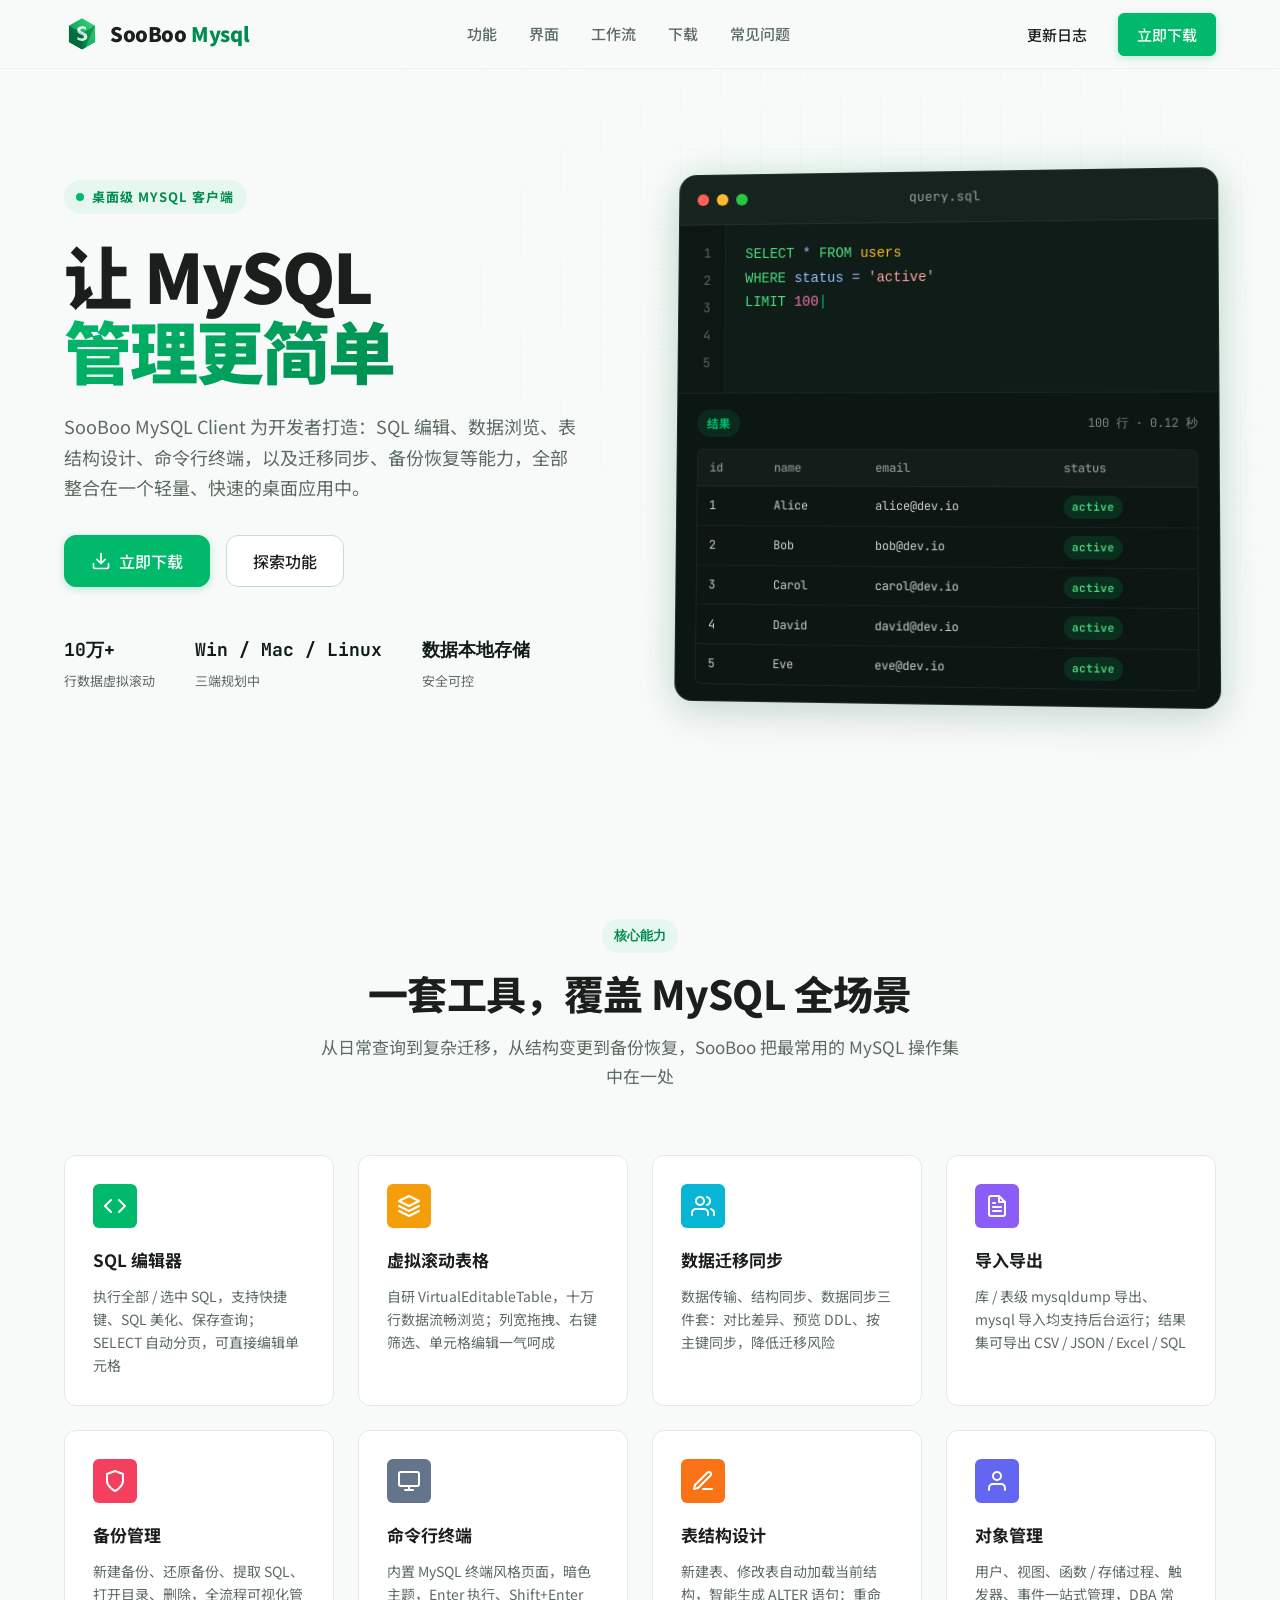
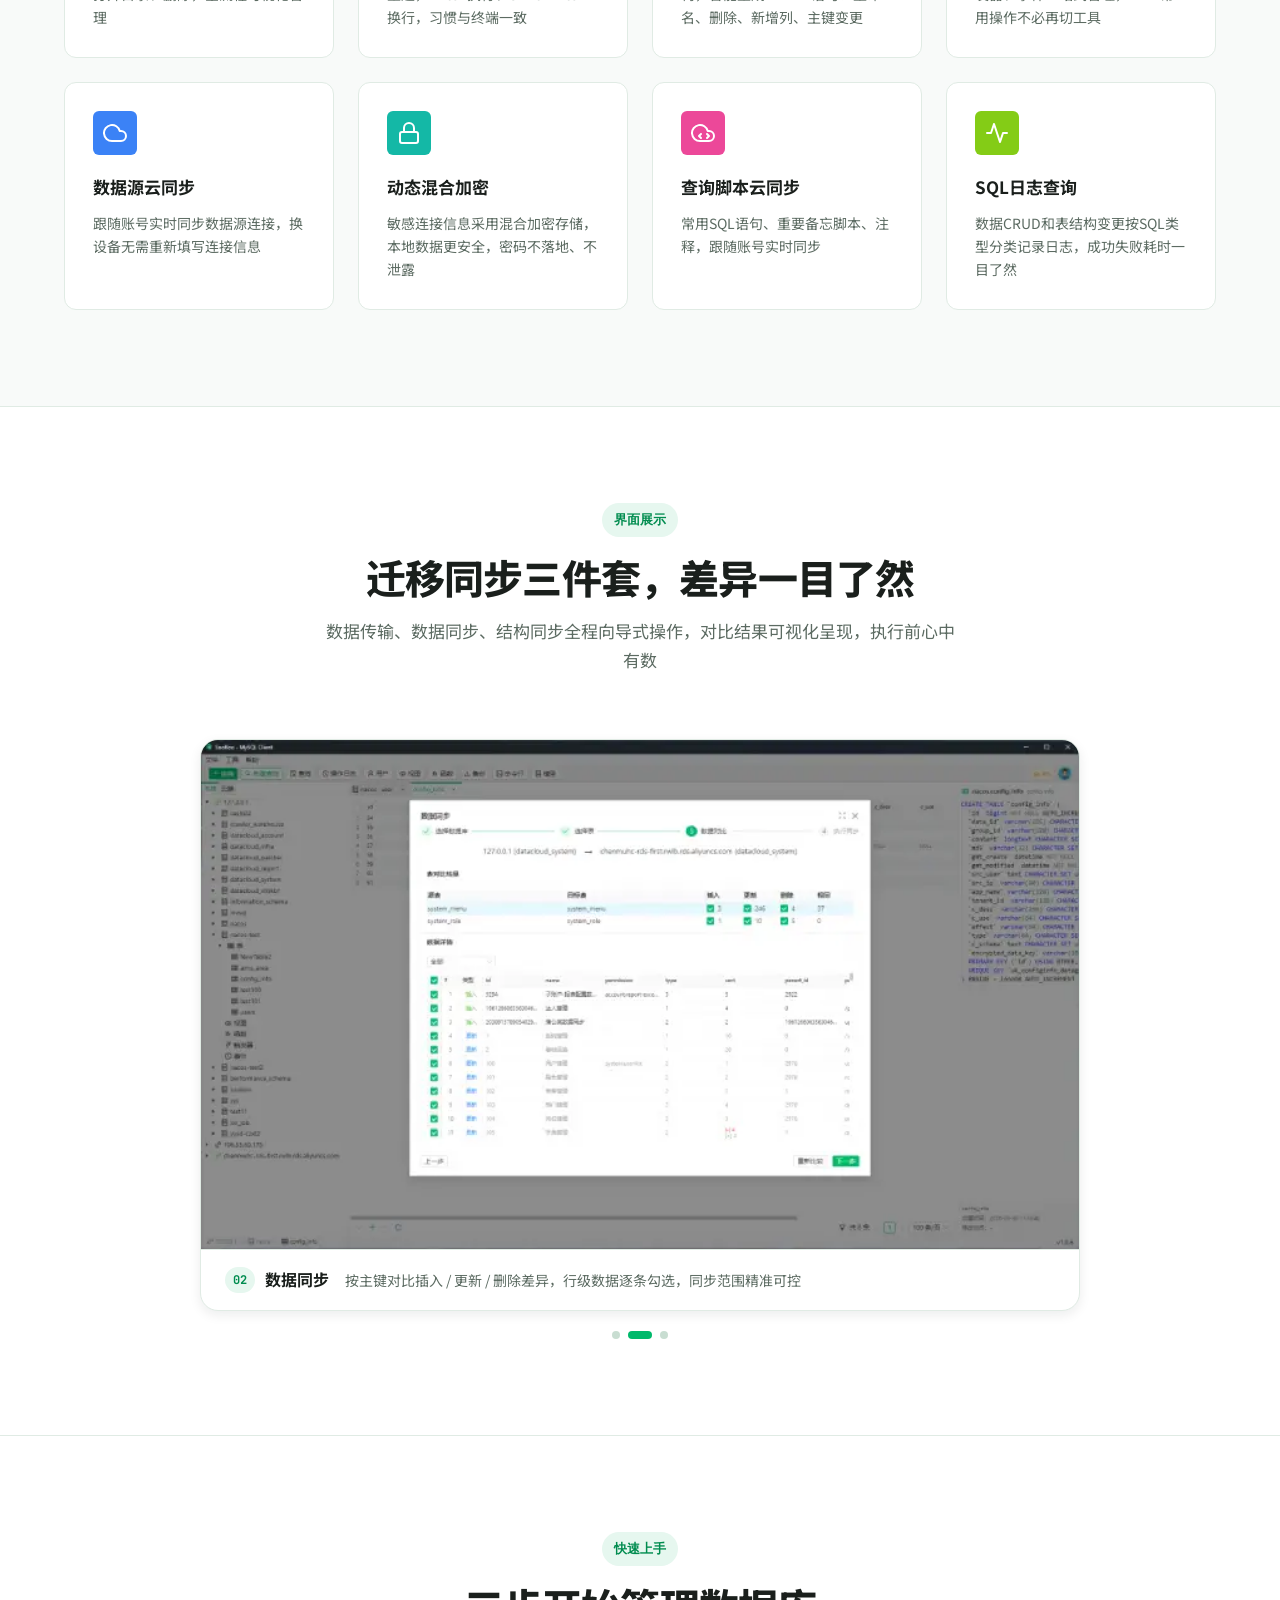
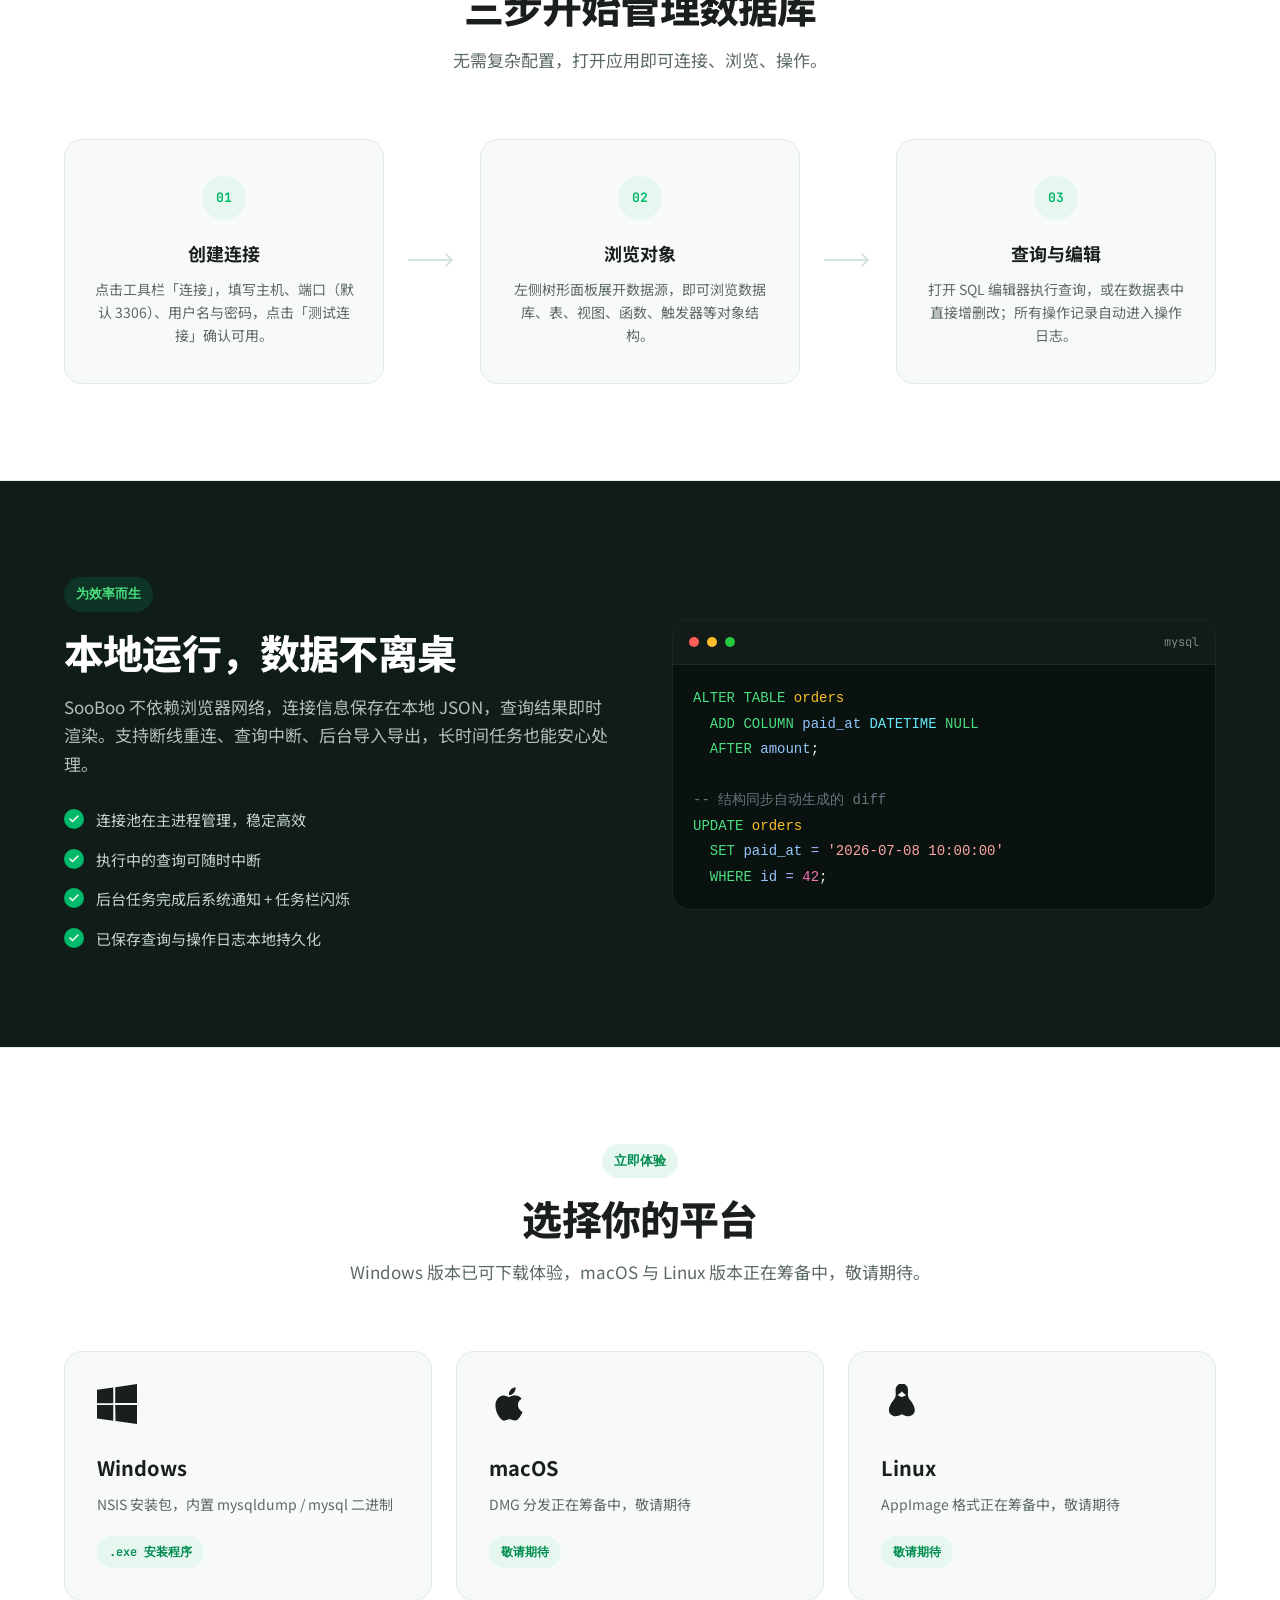
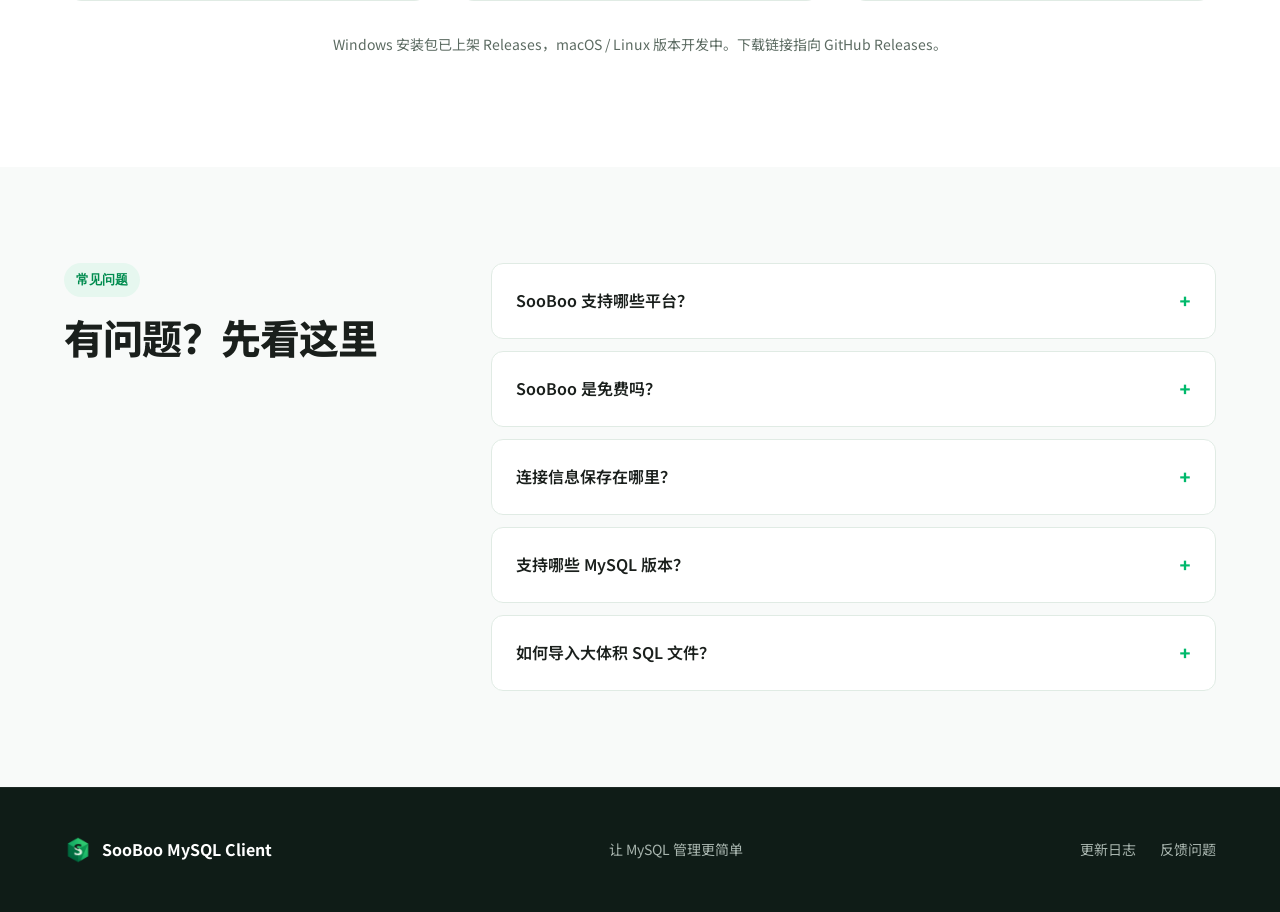
<file: index.html>
<!doctype html>
<html lang="zh-CN">
  <head>
    <meta charset="UTF-8" />
    <meta name="viewport" content="width=device-width, initial-scale=1.0" />
    <title>SooBoo MySQL Client — 简洁实用的 MySQL 桌面客户端</title>
    <meta
      name="description"
      content="SooBoo MySQL Client 是一款简洁实用的桌面 MySQL 管理工具，支持 SQL 编辑、数据浏览、表结构设计、迁移同步、备份恢复、命令行终端等完整功能。"
    />

    <!-- SEO 基础 -->
    <meta
      name="keywords"
      content="MySQL 客户端,MySQL 管理工具,MySQL GUI,MySQL 桌面工具,SQL 编辑器,数据同步,结构同步,数据传输,mysqldump 备份,数据库管理,SooBoo"
    />
    <meta name="author" content="SooBoo" />
    <meta
      name="robots"
      content="index, follow, max-image-preview:large, max-snippet:-1"
    />
    <meta name="theme-color" content="#00b96b" />
    <meta name="application-name" content="SooBoo MySQL Client" />
    <link rel="canonical" href="https://mysql.sooboo.top/" />

    <!-- Open Graph -->
    <meta property="og:type" content="website" />
    <meta property="og:site_name" content="SooBoo MySQL Client" />
    <meta property="og:locale" content="zh_CN" />
    <meta property="og:url" content="https://mysql.sooboo.top/" />
    <meta
      property="og:title"
      content="SooBoo MySQL Client — 简洁实用的 MySQL 桌面客户端"
    />
    <meta
      property="og:description"
      content="SQL 编辑、虚拟滚动数据浏览、表结构设计、迁移同步、备份恢复、命令行终端，全部整合在一个轻量快速的桌面应用中。"
    />
    <meta
      property="og:image"
      content="https://mysql.sooboo.top/assets/logo.png"
    />
    <meta property="og:image:width" content="256" />
    <meta property="og:image:height" content="256" />
    <meta property="og:image:alt" content="SooBoo MySQL Client Logo" />

    <!-- Twitter Card -->
    <meta name="twitter:card" content="summary" />
    <meta
      name="twitter:title"
      content="SooBoo MySQL Client — 简洁实用的 MySQL 桌面客户端"
    />
    <meta
      name="twitter:description"
      content="SQL 编辑、数据浏览、表结构设计、迁移同步、备份恢复、命令行终端，一个轻量快速的桌面 MySQL 管理工具。"
    />
    <meta
      name="twitter:image"
      content="https://mysql.sooboo.top/assets/logo.png"
    />

    <!-- GEO：面向 AI 搜索引擎的产品摘要 -->
    <link
      rel="alternate"
      type="text/plain"
      href="/llms.txt"
      title="面向 LLM 的产品摘要（llms.txt）"
    />

    <!-- 结构化数据：搜索引擎富结果 + AI 引擎理解 -->
    <script type="application/ld+json">
      {
        "@context": "https://schema.org",
        "@graph": [
          {
            "@type": "WebSite",
            "@id": "https://mysql.sooboo.top/#website",
            "url": "https://mysql.sooboo.top/",
            "name": "SooBoo MySQL Client",
            "description": "SooBoo MySQL Client 官方网站",
            "inLanguage": "zh-CN"
          },
          {
            "@type": "SoftwareApplication",
            "@id": "https://mysql.sooboo.top/#app",
            "name": "SooBoo MySQL Client",
            "alternateName": "SooBoo",
            "url": "https://mysql.sooboo.top/",
            "downloadUrl": "https://github.com/LuckLin520/sooboo_mysql/releases",
            "applicationCategory": "DeveloperApplication",
            "applicationSubCategory": "数据库管理工具",
            "operatingSystem": ["Windows", "macOS", "Linux"],
            "inLanguage": "zh-CN",
            "isAccessibleForFree": true,
            "offers": {
              "@type": "Offer",
              "price": "0",
              "priceCurrency": "CNY",
              "description": "常用功能免费使用；数据/结构传输同步等高级功能需登录或升级 PRO"
            },
            "author": {
              "@type": "Organization",
              "name": "SooBoo",
              "url": "https://mysql.sooboo.top/"
            },
            "description": "SooBoo MySQL Client 是一款简洁实用的桌面 MySQL 管理工具，支持 SQL 编辑、数据浏览、表结构设计、迁移同步、备份恢复、命令行终端等完整功能。",
            "featureList": [
              "SQL 编辑器：执行全部/选中 SQL、快捷键、SQL 美化、保存查询、SELECT 自动分页",
              "虚拟滚动表格：十万行数据流畅浏览、列宽拖拽、右键筛选、单元格直接编辑",
              "数据迁移同步：数据传输、结构同步、数据同步，对比差异并预览 DDL",
              "导入导出：库/表级 mysqldump 导出与 mysql 导入后台运行，结果集导出 CSV/JSON/Excel/SQL",
              "备份管理：新建备份、还原备份、提取 SQL 全流程可视化",
              "命令行终端：内置 MySQL 终端风格页面",
              "表结构设计：智能生成 ALTER 语句",
              "对象管理：用户、视图、函数/存储过程、触发器、事件一站式管理",
              "数据源与查询脚本云同步",
              "动态混合加密存储连接信息",
              "SQL 日志：CRUD 与结构变更分类记录"
            ],
            "screenshot": [
              "https://mysql.sooboo.top/assets/1.webp",
              "https://mysql.sooboo.top/assets/2.webp",
              "https://mysql.sooboo.top/assets/3.webp"
            ]
          },
          {
            "@type": "FAQPage",
            "@id": "https://mysql.sooboo.top/#faq",
            "mainEntity": [
              {
                "@type": "Question",
                "name": "SooBoo 支持哪些平台？",
                "acceptedAnswer": {
                  "@type": "Answer",
                  "text": "目前 Windows 版本已可下载使用，macOS 与 Linux 版本正在筹备中，敬请期待。"
                }
              },
              {
                "@type": "Question",
                "name": "SooBoo 是免费吗？",
                "acceptedAnswer": {
                  "@type": "Answer",
                  "text": "大部分常用功能无需登录即可免费使用；数据/结构传输同步等高级功能需要登录或者升级 PRO 后使用。"
                }
              },
              {
                "@type": "Question",
                "name": "连接信息保存在哪里？",
                "acceptedAnswer": {
                  "@type": "Answer",
                  "text": "未登录时，所有连接配置、已保存查询、操作日志均通过系统级加密保存在本地；登录后采用动态密钥混合模式加密，在保证安全的前提下实现云同步。"
                }
              },
              {
                "@type": "Question",
                "name": "支持哪些 MySQL 版本？",
                "acceptedAnswer": {
                  "@type": "Answer",
                  "text": "支持主流 MySQL 5.7 / 8.0 及以上版本，以及兼容 MySQL 协议的 MariaDB 等。"
                }
              },
              {
                "@type": "Question",
                "name": "如何导入大体积 SQL 文件？",
                "acceptedAnswer": {
                  "@type": "Answer",
                  "text": "通过「文件 → 导入」选择 SQL 文件，任务会在后台运行。即使关闭弹窗，导入仍会继续，完成后会通过系统通知提醒。"
                }
              }
            ]
          }
        ]
      }
    </script>

    <link rel="preconnect" href="https://fonts.googleapis.com" />
    <link rel="preconnect" href="https://fonts.gstatic.com" crossorigin />
    <link
      href="https://fonts.googleapis.com/css2?family=JetBrains+Mono:wght@400;500;700&family=Noto+Sans+SC:wght@400;500;700;900&display=swap"
      rel="stylesheet"
    />
    <link rel="icon" type="image/png" href="assets/logo.png" />
    <link rel="stylesheet" href="styles.css" />
  </head>
  <body>
    <header class="site-header" id="header">
      <div class="container header-inner">
        <a class="brand" href="#" aria-label="SooBoo MySQL Client 首页">
          <img
            src="assets/logo.png"
            alt=""
            class="brand-logo"
            width="36"
            height="36"
          />
          <span class="brand-name"
            >SooBoo
            <span style="color: var(--color-primary-dark)">Mysql</span></span
          >
        </a>

        <nav class="main-nav" aria-label="主导航">
          <a href="#features">功能</a>
          <a href="#showcase">界面</a>
          <a href="#workflow">工作流</a>
          <a href="#download">下载</a>
          <a href="#faq">常见问题</a>
        </nav>

        <div class="header-actions">
          <a
            class="btn btn-ghost"
            href="https://github.com/LuckLin520/sooboo_mysql/releases"
            target="_blank"
            rel="noopener"
            >更新日志</a
          >
          <a class="btn btn-primary" href="#download">立即下载</a>
        </div>

        <button
          class="menu-toggle"
          aria-label="打开菜单"
          aria-expanded="false"
          aria-controls="mobile-menu"
        >
          <svg
            width="24"
            height="24"
            viewBox="0 0 24 24"
            fill="none"
            stroke="currentColor"
            stroke-width="2"
            stroke-linecap="round"
          >
            <line x1="3" y1="6" x2="21" y2="6"></line>
            <line x1="3" y1="12" x2="21" y2="12"></line>
            <line x1="3" y1="18" x2="21" y2="18"></line>
          </svg>
        </button>
      </div>

      <div class="mobile-menu" id="mobile-menu" hidden>
        <nav aria-label="移动端导航">
          <a href="#features">功能</a>
          <a href="#showcase">界面</a>
          <a href="#workflow">工作流</a>
          <a href="#download">下载</a>
          <a href="#faq">常见问题</a>
          <a class="btn btn-primary" href="#download">立即下载</a>
        </nav>
      </div>
    </header>

    <main id="main">
      <section class="hero" aria-labelledby="hero-title">
        <div class="hero-grid" aria-hidden="true"></div>
        <div class="container hero-inner">
          <div class="hero-copy">
            <div class="eyebrow">
              <span class="eyebrow-dot"></span>
              桌面级 MySQL 客户端
            </div>
            <h1 id="hero-title" class="hero-title">
              让 MySQL<br />
              <span class="text-gradient">管理更简单</span>
            </h1>
            <p class="hero-lead">
              SooBoo MySQL Client 为开发者打造：SQL
              编辑、数据浏览、表结构设计、命令行终端，以及迁移同步、备份恢复等能力，全部整合在一个轻量、快速的桌面应用中。
            </p>
            <div class="hero-cta">
              <a class="btn btn-primary btn-lg" href="#download">
                <svg
                  width="20"
                  height="20"
                  viewBox="0 0 24 24"
                  fill="none"
                  stroke="currentColor"
                  stroke-width="2"
                  stroke-linecap="round"
                  stroke-linejoin="round"
                  aria-hidden="true"
                >
                  <path d="M21 15v4a2 2 0 0 1-2 2H5a2 2 0 0 1-2-2v-4"></path>
                  <polyline points="7 10 12 15 17 10"></polyline>
                  <line x1="12" y1="15" x2="12" y2="3"></line>
                </svg>
                立即下载
              </a>
              <a class="btn btn-secondary btn-lg" href="#features">
                探索功能
              </a>
            </div>
            <div class="hero-stats">
              <div class="stat">
                <strong class="stat-value">10万+</strong>
                <span class="stat-label">行数据虚拟滚动</span>
              </div>
              <div class="stat">
                <strong class="stat-value">Win / Mac / Linux</strong>
                <span class="stat-label">三端规划中</span>
              </div>
              <div class="stat">
                <strong class="stat-value">数据本地存储</strong>
                <span class="stat-label">安全可控</span>
              </div>
            </div>
          </div>

          <div class="hero-demo">
            <div class="editor-window">
              <div class="editor-titlebar">
                <div class="window-controls">
                  <span class="window-dot"></span>
                  <span class="window-dot"></span>
                  <span class="window-dot"></span>
                </div>
                <span class="editor-filename">query.sql</span>
              </div>
              <div class="editor-body">
                <div class="editor-sidebar">
                  <span>1</span>
                  <span>2</span>
                  <span>3</span>
                  <span>4</span>
                  <span>5</span>
                </div>
                <div class="editor-content">
                  <pre><code><span class="sql-keyword">SELECT</span> <span class="sql-operator">*</span> <span class="sql-keyword">FROM</span> <span class="sql-table">users</span>
<span class="sql-keyword">WHERE</span> <span class="sql-column">status</span> <span class="sql-operator">=</span> <span class="sql-string">'active'</span>
<span class="sql-keyword">LIMIT</span> <span class="sql-number">100</span><span class="cursor" aria-hidden="true">|</span></code></pre>
                </div>
              </div>
              <div class="result-panel">
                <div class="result-header">
                  <span class="result-badge">结果</span>
                  <span class="result-meta">100 行 · 0.12 秒</span>
                </div>
                <div class="result-table-wrap">
                  <table class="result-table">
                    <thead>
                      <tr>
                        <th>id</th>
                        <th>name</th>
                        <th>email</th>
                        <th>status</th>
                      </tr>
                    </thead>
                    <tbody>
                      <tr>
                        <td>1</td>
                        <td>Alice</td>
                        <td>alice@dev.io</td>
                        <td><span class="status-pill active">active</span></td>
                      </tr>
                      <tr>
                        <td>2</td>
                        <td>Bob</td>
                        <td>bob@dev.io</td>
                        <td><span class="status-pill active">active</span></td>
                      </tr>
                      <tr>
                        <td>3</td>
                        <td>Carol</td>
                        <td>carol@dev.io</td>
                        <td><span class="status-pill active">active</span></td>
                      </tr>
                      <tr>
                        <td>4</td>
                        <td>David</td>
                        <td>david@dev.io</td>
                        <td><span class="status-pill active">active</span></td>
                      </tr>
                      <tr>
                        <td>5</td>
                        <td>Eve</td>
                        <td>eve@dev.io</td>
                        <td><span class="status-pill active">active</span></td>
                      </tr>
                    </tbody>
                  </table>
                </div>
              </div>
            </div>
          </div>
        </div>
      </section>

      <section
        class="section features"
        id="features"
        aria-labelledby="features-title"
      >
        <div class="container">
          <div class="section-header reveal">
            <span class="section-eyebrow">核心能力</span>
            <h2 id="features-title" class="section-title">
              一套工具，覆盖 MySQL 全场景
            </h2>
            <p class="section-desc">
              从日常查询到复杂迁移，从结构变更到备份恢复，SooBoo 把最常用的
              MySQL 操作集中在一处
            </p>
          </div>

          <div class="features-grid">
            <article class="feature-card reveal">
              <div class="feature-icon feature-icon-green">
                <svg
                  width="24"
                  height="24"
                  viewBox="0 0 24 24"
                  fill="none"
                  stroke="currentColor"
                  stroke-width="2"
                  stroke-linecap="round"
                  stroke-linejoin="round"
                  aria-hidden="true"
                >
                  <polyline points="16 18 22 12 16 6"></polyline>
                  <polyline points="8 6 2 12 8 18"></polyline>
                </svg>
              </div>
              <h3>SQL 编辑器</h3>
              <p>
                执行全部 / 选中 SQL，支持快捷键、SQL 美化、保存查询；SELECT
                自动分页，可直接编辑单元格
              </p>
            </article>

            <article class="feature-card reveal">
              <div class="feature-icon feature-icon-amber">
                <svg
                  width="24"
                  height="24"
                  viewBox="0 0 24 24"
                  fill="none"
                  stroke="currentColor"
                  stroke-width="2"
                  stroke-linecap="round"
                  stroke-linejoin="round"
                  aria-hidden="true"
                >
                  <path d="M12 2L2 7l10 5 10-5-10-5z"></path>
                  <path d="M2 17l10 5 10-5"></path>
                  <path d="M2 12l10 5 10-5"></path>
                </svg>
              </div>
              <h3>虚拟滚动表格</h3>
              <p>
                自研
                VirtualEditableTable，十万行数据流畅浏览；列宽拖拽、右键筛选、单元格编辑一气呵成
              </p>
            </article>

            <article class="feature-card reveal">
              <div class="feature-icon feature-icon-cyan">
                <svg
                  width="24"
                  height="24"
                  viewBox="0 0 24 24"
                  fill="none"
                  stroke="currentColor"
                  stroke-width="2"
                  stroke-linecap="round"
                  stroke-linejoin="round"
                  aria-hidden="true"
                >
                  <path d="M17 21v-2a4 4 0 0 0-4-4H5a4 4 0 0 0-4 4v2"></path>
                  <circle cx="9" cy="7" r="4"></circle>
                  <path d="M23 21v-2a4 4 0 0 0-3-3.87"></path>
                  <path d="M16 3.13a4 4 0 0 1 0 7.75"></path>
                </svg>
              </div>
              <h3>数据迁移同步</h3>
              <p>
                数据传输、结构同步、数据同步三件套：对比差异、预览
                DDL、按主键同步，降低迁移风险
              </p>
            </article>

            <article class="feature-card reveal">
              <div class="feature-icon feature-icon-purple">
                <svg
                  width="24"
                  height="24"
                  viewBox="0 0 24 24"
                  fill="none"
                  stroke="currentColor"
                  stroke-width="2"
                  stroke-linecap="round"
                  stroke-linejoin="round"
                  aria-hidden="true"
                >
                  <path
                    d="M14 2H6a2 2 0 0 0-2 2v16a2 2 0 0 0 2 2h12a2 2 0 0 0 2-2V8z"
                  ></path>
                  <polyline points="14 2 14 8 20 8"></polyline>
                  <line x1="16" y1="13" x2="8" y2="13"></line>
                  <line x1="16" y1="17" x2="8" y2="17"></line>
                  <polyline points="10 9 9 9 8 9"></polyline>
                </svg>
              </div>
              <h3>导入导出</h3>
              <p>
                库 / 表级 mysqldump 导出、mysql 导入均支持后台运行；结果集可导出
                CSV / JSON / Excel / SQL
              </p>
            </article>

            <article class="feature-card reveal">
              <div class="feature-icon feature-icon-rose">
                <svg
                  width="24"
                  height="24"
                  viewBox="0 0 24 24"
                  fill="none"
                  stroke="currentColor"
                  stroke-width="2"
                  stroke-linecap="round"
                  stroke-linejoin="round"
                  aria-hidden="true"
                >
                  <path d="M12 22s8-4 8-10V5l-8-3-8 3v7c0 6 8 10 8 10z"></path>
                </svg>
              </div>
              <h3>备份管理</h3>
              <p>
                新建备份、还原备份、提取 SQL、打开目录、删除，全流程可视化管理
              </p>
            </article>

            <article class="feature-card reveal">
              <div class="feature-icon feature-icon-slate">
                <svg
                  width="24"
                  height="24"
                  viewBox="0 0 24 24"
                  fill="none"
                  stroke="currentColor"
                  stroke-width="2"
                  stroke-linecap="round"
                  stroke-linejoin="round"
                  aria-hidden="true"
                >
                  <rect x="2" y="3" width="20" height="14" rx="2" ry="2"></rect>
                  <line x1="8" y1="21" x2="16" y2="21"></line>
                  <line x1="12" y1="17" x2="12" y2="21"></line>
                </svg>
              </div>
              <h3>命令行终端</h3>
              <p>
                内置 MySQL 终端风格页面，暗色主题，Enter 执行、Shift+Enter
                换行，习惯与终端一致
              </p>
            </article>

            <article class="feature-card reveal">
              <div class="feature-icon feature-icon-orange">
                <svg
                  width="24"
                  height="24"
                  viewBox="0 0 24 24"
                  fill="none"
                  stroke="currentColor"
                  stroke-width="2"
                  stroke-linecap="round"
                  stroke-linejoin="round"
                  aria-hidden="true"
                >
                  <path d="M12 20h9"></path>
                  <path
                    d="M16.5 3.5a2.121 2.121 0 0 1 3 3L7 19l-4 1 1-4L16.5 3.5z"
                  ></path>
                </svg>
              </div>
              <h3>表结构设计</h3>
              <p>
                新建表、修改表自动加载当前结构，智能生成 ALTER
                语句：重命名、删除、新增列、主键变更
              </p>
            </article>

            <article class="feature-card reveal">
              <div class="feature-icon feature-icon-indigo">
                <svg
                  width="24"
                  height="24"
                  viewBox="0 0 24 24"
                  fill="none"
                  stroke="currentColor"
                  stroke-width="2"
                  stroke-linecap="round"
                  stroke-linejoin="round"
                  aria-hidden="true"
                >
                  <path d="M20 21v-2a4 4 0 0 0-4-4H8a4 4 0 0 0-4 4v2"></path>
                  <circle cx="12" cy="7" r="4"></circle>
                </svg>
              </div>
              <h3>对象管理</h3>
              <p>
                用户、视图、函数 / 存储过程、触发器、事件一站式管理，DBA
                常用操作不必再切工具
              </p>
            </article>

            <article class="feature-card reveal">
              <div class="feature-icon feature-icon-blue">
                <svg
                  width="24"
                  height="24"
                  viewBox="0 0 24 24"
                  fill="none"
                  stroke="currentColor"
                  stroke-width="2"
                  stroke-linecap="round"
                  stroke-linejoin="round"
                  aria-hidden="true"
                >
                  <path
                    d="M18 10h-1.26A8 8 0 1 0 9 20h9a5 5 0 0 0 0-10z"
                  ></path>
                </svg>
              </div>
              <h3>数据源云同步</h3>
              <p>跟随账号实时同步数据源连接，换设备无需重新填写连接信息</p>
            </article>

            <article class="feature-card reveal">
              <div class="feature-icon feature-icon-teal">
                <svg
                  width="24"
                  height="24"
                  viewBox="0 0 24 24"
                  fill="none"
                  stroke="currentColor"
                  stroke-width="2"
                  stroke-linecap="round"
                  stroke-linejoin="round"
                  aria-hidden="true"
                >
                  <rect
                    x="3"
                    y="11"
                    width="18"
                    height="11"
                    rx="2"
                    ry="2"
                  ></rect>
                  <path d="M7 11V7a5 5 0 0 1 10 0v4"></path>
                </svg>
              </div>
              <h3>动态混合加密</h3>
              <p>
                敏感连接信息采用混合加密存储，本地数据更安全，密码不落地、不泄露
              </p>
            </article>

            <article class="feature-card reveal">
              <div class="feature-icon feature-icon-pink">
                <svg
                  width="24"
                  height="24"
                  viewBox="0 0 24 24"
                  fill="none"
                  stroke="currentColor"
                  stroke-width="2"
                  stroke-linecap="round"
                  stroke-linejoin="round"
                  aria-hidden="true"
                >
                  <path
                    d="M18 10h-1.26A8 8 0 1 0 9 20h9a5 5 0 0 0 0-10z"
                  ></path>
                  <polyline points="10 13 8 15 10 17"></polyline>
                  <polyline points="16 13 18 15 16 17"></polyline>
                </svg>
              </div>
              <h3>查询脚本云同步</h3>
              <p>常用SQL语句、重要备忘脚本、注释，跟随账号实时同步</p>
            </article>

            <article class="feature-card reveal">
              <div class="feature-icon feature-icon-lime">
                <svg
                  width="24"
                  height="24"
                  viewBox="0 0 24 24"
                  fill="none"
                  stroke="currentColor"
                  stroke-width="2"
                  stroke-linecap="round"
                  stroke-linejoin="round"
                  aria-hidden="true"
                >
                  <polyline points="22 12 18 12 15 21 9 3 6 12 2 12"></polyline>
                </svg>
              </div>
              <h3>SQL日志查询</h3>
              <p>
                数据CRUD和表结构变更按SQL类型分类记录日志，成功失败耗时一目了然
              </p>
            </article>
          </div>
        </div>
      </section>

      <section
        class="section showcase"
        id="showcase"
        aria-labelledby="showcase-title"
      >
        <div class="container">
          <div class="section-header reveal">
            <span class="section-eyebrow">界面展示</span>
            <h2 id="showcase-title" class="section-title">
              迁移同步三件套，差异一目了然
            </h2>
            <p class="section-desc">
              数据传输、数据同步、结构同步全程向导式操作，对比结果可视化呈现，执行前心中有数
            </p>
          </div>

          <div
            class="carousel reveal"
            data-carousel
            aria-roledescription="轮播"
            aria-label="应用界面截图展示"
          >
            <div class="carousel-viewport">
              <div class="carousel-track">
                <figure class="carousel-slide">
                  <a
                    class="carousel-shot"
                    href="assets/1.webp"
                    target="_blank"
                    rel="noopener"
                    title="点击查看原图"
                  >
                    <img
                      src="assets/1.webp"
                      alt="数据传输向导界面：源数据库与目标数据库连接信息并排展示"
                      width="700"
                      height="406"
                      draggable="false"
                    />
                  </a>
                  <figcaption class="carousel-caption">
                    <h3><span class="showcase-index">01</span>数据传输</h3>
                    <p>
                      源与目标连接并排展示，主机、端口、版本信息一目了然，确认无误再开始传输
                    </p>
                  </figcaption>
                </figure>

                <figure class="carousel-slide">
                  <a
                    class="carousel-shot"
                    href="assets/2.webp"
                    target="_blank"
                    rel="noopener"
                    title="点击查看原图"
                  >
                    <img
                      src="assets/2.webp"
                      alt="数据同步界面：表级插入、更新、删除差异统计与行级数据对比预览"
                      loading="lazy"
                      width="700"
                      height="406"
                      draggable="false"
                    />
                  </a>
                  <figcaption class="carousel-caption">
                    <h3><span class="showcase-index">02</span>数据同步</h3>
                    <p>
                      按主键对比插入 / 更新 /
                      删除差异，行级数据逐条勾选，同步范围精准可控
                    </p>
                  </figcaption>
                </figure>

                <figure class="carousel-slide">
                  <a
                    class="carousel-shot"
                    href="assets/3.webp"
                    target="_blank"
                    rel="noopener"
                    title="点击查看原图"
                  >
                    <img
                      src="assets/3.webp"
                      alt="结构同步界面：对象列表勾选与 CREATE TABLE DDL 差异高亮对比"
                      loading="lazy"
                      width="700"
                      height="406"
                      draggable="false"
                    />
                  </a>
                  <figcaption class="carousel-caption">
                    <h3><span class="showcase-index">03</span>结构同步</h3>
                    <p>
                      对象列表按需勾选，DDL
                      差异左右对照高亮预览，变更脚本执行前心中有数
                    </p>
                  </figcaption>
                </figure>
              </div>

              <button
                class="carousel-btn carousel-prev"
                type="button"
                aria-label="上一张"
              >
                <svg
                  width="20"
                  height="20"
                  viewBox="0 0 24 24"
                  fill="none"
                  stroke="currentColor"
                  stroke-width="2"
                  stroke-linecap="round"
                  stroke-linejoin="round"
                  aria-hidden="true"
                >
                  <polyline points="15 18 9 12 15 6"></polyline>
                </svg>
              </button>
              <button
                class="carousel-btn carousel-next"
                type="button"
                aria-label="下一张"
              >
                <svg
                  width="20"
                  height="20"
                  viewBox="0 0 24 24"
                  fill="none"
                  stroke="currentColor"
                  stroke-width="2"
                  stroke-linecap="round"
                  stroke-linejoin="round"
                  aria-hidden="true"
                >
                  <polyline points="9 18 15 12 9 6"></polyline>
                </svg>
              </button>
            </div>

            <div
              class="carousel-dots"
              role="tablist"
              aria-label="选择截图"
            ></div>
          </div>
        </div>
      </section>

      <section
        class="section workflow"
        id="workflow"
        aria-labelledby="workflow-title"
      >
        <div class="container">
          <div class="section-header reveal">
            <span class="section-eyebrow">快速上手</span>
            <h2 id="workflow-title" class="section-title">
              三步开始管理数据库
            </h2>
            <p class="section-desc">
              无需复杂配置，打开应用即可连接、浏览、操作。
            </p>
          </div>

          <div class="workflow-grid">
            <div class="workflow-step reveal">
              <div class="step-number">01</div>
              <h3>创建连接</h3>
              <p>
                点击工具栏「连接」，填写主机、端口（默认
                3306）、用户名与密码，点击「测试连接」确认可用。
              </p>
            </div>
            <div class="workflow-connector" aria-hidden="true">
              <svg width="48" height="16" viewBox="0 0 48 16" fill="none">
                <path
                  d="M0 8h44m-6-6l6 6-6 6"
                  stroke="currentColor"
                  stroke-width="1.5"
                  stroke-linecap="round"
                  stroke-linejoin="round"
                />
              </svg>
            </div>
            <div class="workflow-step reveal">
              <div class="step-number">02</div>
              <h3>浏览对象</h3>
              <p>
                左侧树形面板展开数据源，即可浏览数据库、表、视图、函数、触发器等对象结构。
              </p>
            </div>
            <div class="workflow-connector" aria-hidden="true">
              <svg width="48" height="16" viewBox="0 0 48 16" fill="none">
                <path
                  d="M0 8h44m-6-6l6 6-6 6"
                  stroke="currentColor"
                  stroke-width="1.5"
                  stroke-linecap="round"
                  stroke-linejoin="round"
                />
              </svg>
            </div>
            <div class="workflow-step reveal">
              <div class="step-number">03</div>
              <h3>查询与编辑</h3>
              <p>
                打开 SQL
                编辑器执行查询，或在数据表中直接增删改；所有操作记录自动进入操作日志。
              </p>
            </div>
          </div>
        </div>
      </section>

      <section class="section power" aria-labelledby="power-title">
        <div class="container power-inner">
          <div class="power-copy reveal">
            <span class="section-eyebrow">为效率而生</span>
            <h2 id="power-title" class="section-title">本地运行，数据不离桌</h2>
            <p>
              SooBoo 不依赖浏览器网络，连接信息保存在本地
              JSON，查询结果即时渲染。支持断线重连、查询中断、后台导入导出，长时间任务也能安心处理。
            </p>
            <ul class="checklist">
              <li>连接池在主进程管理，稳定高效</li>
              <li>执行中的查询可随时中断</li>
              <li>后台任务完成后系统通知 + 任务栏闪烁</li>
              <li>已保存查询与操作日志本地持久化</li>
            </ul>
          </div>
          <div class="power-visual reveal">
            <div class="code-block">
              <div class="code-header">
                <span class="code-dot"></span>
                <span class="code-dot"></span>
                <span class="code-dot"></span>
                <span class="code-lang">mysql</span>
              </div>
              <pre><code><span class="sql-keyword">ALTER TABLE</span> <span class="sql-table">orders</span>
  <span class="sql-keyword">ADD COLUMN</span> <span class="sql-column">paid_at</span> <span class="sql-type">DATETIME</span> <span class="sql-keyword">NULL</span>
  <span class="sql-keyword">AFTER</span> <span class="sql-column">amount</span>;

<span class="sql-comment">-- 结构同步自动生成的 diff</span>
<span class="sql-keyword">UPDATE</span> <span class="sql-table">orders</span>
  <span class="sql-keyword">SET</span> <span class="sql-column">paid_at</span> <span class="sql-operator">=</span> <span class="sql-string">'2026-07-08 10:00:00'</span>
  <span class="sql-keyword">WHERE</span> <span class="sql-column">id</span> <span class="sql-operator">=</span> <span class="sql-number">42</span>;</code></pre>
            </div>
          </div>
        </div>
      </section>

      <section
        class="section download"
        id="download"
        aria-labelledby="download-title"
      >
        <div class="container">
          <div class="section-header reveal">
            <span class="section-eyebrow">立即体验</span>
            <h2 id="download-title" class="section-title">选择你的平台</h2>
            <p class="section-desc">
              Windows 版本已可下载体验，macOS 与 Linux
              版本正在筹备中，敬请期待。
            </p>
          </div>

          <div class="download-grid">
            <a
              class="download-card reveal"
              href="https://github.com/LuckLin520/sooboo_mysql/releases"
              target="_blank"
              rel="noopener"
              data-os="win"
            >
              <div class="download-icon">
                <svg
                  width="40"
                  height="40"
                  viewBox="0 0 24 24"
                  fill="currentColor"
                  aria-hidden="true"
                >
                  <path
                    d="M0 3.449L9.75 2.1v9.451H0m10.949-9.602L24 0v11.4H10.949M0 12.6h9.75v9.451L0 20.699M10.949 12.6H24V24l-12.9-1.801"
                  />
                </svg>
              </div>
              <h3>Windows</h3>
              <p>NSIS 安装包，内置 mysqldump / mysql 二进制</p>
              <span class="download-tag">.exe 安装程序</span>
            </a>

            <div class="download-card reveal download-card-soon" data-os="mac">
              <div class="download-icon">
                <svg
                  width="40"
                  height="40"
                  viewBox="0 0 24 24"
                  fill="currentColor"
                  aria-hidden="true"
                >
                  <path
                    d="M18.71 19.5c-.83 1.24-1.71 2.45-3.05 2.47-1.34.03-1.77-.79-3.29-.79-1.53 0-2 .77-3.27.82-1.31.05-2.3-1.32-3.14-2.53C4.25 17 2.94 12.45 4.7 9.39c.87-1.52 2.43-2.48 4.12-2.51 1.28-.02 2.5.87 3.29.87.78 0 2.26-1.07 3.81-.91.65.03 2.47.26 3.64 1.98-.09.06-2.17 1.28-2.15 3.81.03 3.02 2.65 4.03 2.68 4.04-.03.07-.42 1.44-1.38 2.83M13 3.5c.73-.83 1.94-1.46 2.94-1.5.13 1.17-.34 2.35-1.04 3.19-.69.85-1.83 1.51-2.95 1.42-.15-1.15.41-2.35 1.05-3.11z"
                  />
                </svg>
              </div>
              <h3>macOS</h3>
              <p>DMG 分发正在筹备中，敬请期待</p>
              <span class="download-tag download-tag-soon">敬请期待</span>
            </div>

            <div
              class="download-card reveal download-card-soon"
              data-os="linux"
            >
              <div class="download-icon">
                <svg
                  width="40"
                  height="40"
                  viewBox="0 0 24 24"
                  fill="currentColor"
                  aria-hidden="true"
                >
                  <path
                    id="tux-half"
                    d="M12.504 0c-.155 0-.315.008-.48.021-4.226.333-3.105 4.807-3.17 6.298-.076 1.092-.3 1.953-1.05 3.02-.885 1.051-2.127 2.75-2.716 4.521-.278.832-.41 1.684-.287 2.489.117.762.495 1.443 1.078 1.953.584.51 1.329.858 2.129.997.797.138 1.653.074 2.48-.198.827-.271 1.625-.714 2.32-1.304.695-.59 1.28-1.32 1.68-2.142.4-.823.61-1.73.61-2.67 0-.94-.21-1.847-.61-2.67-.4-.822-.985-1.552-1.68-2.142-.695-.59-1.493-1.033-2.32-1.304-.205-.067-.41-.124-.615-.171.26-.173.52-.35.772-.542 1.04-.793 1.93-1.79 2.59-2.916.66-1.126 1.08-2.385 1.21-3.674.026-.257.04-.51.04-.754 0-.578-.085-1.104-.252-1.544-.168-.44-.42-.795-.74-1.018-.32-.223-.703-.337-1.138-.337h-.002z"
                  />
                  <use
                    href="#tux-half"
                    transform="translate(25 0) scale(-1 1)"
                  />
                </svg>
              </div>
              <h3>Linux</h3>
              <p>AppImage 格式正在筹备中，敬请期待</p>
              <span class="download-tag download-tag-soon">敬请期待</span>
            </div>
          </div>

          <div class="download-note reveal">
            <p>
              Windows 安装包已上架 Releases，macOS / Linux
              版本开发中。下载链接指向 GitHub Releases。
            </p>
          </div>
        </div>
      </section>

      <section class="section faq" id="faq" aria-labelledby="faq-title">
        <div class="container faq-inner">
          <div class="faq-header reveal">
            <span class="section-eyebrow">常见问题</span>
            <h2 id="faq-title" class="section-title">有问题？先看这里</h2>
          </div>

          <div class="faq-list reveal">
            <details class="faq-item">
              <summary>SooBoo 支持哪些平台？</summary>
              <p>
                目前 Windows 版本已可下载使用，macOS 与 Linux
                版本正在筹备中，敬请期待。
              </p>
            </details>
            <!-- <details class="faq-item">
            <summary>macOS / Linux 上为什么需要单独安装 mysql-client？</summary>
            <p>Mac 需要区分 arm64 / x64、处理 dylib rpath 且未签名二进制会被 Gatekeeper 拦截；Linux 发行版差异大。因此 Mac / Linux 默认走 Homebrew / apt / yum 等官方包管理器路线，安装更可靠。</p>
          </details> -->
            <details class="faq-item">
              <summary>SooBoo 是免费吗？</summary>
              <p>
                大部分常用功能无需登录即可免费使用；数据/结构传输同步等高级功能需要登录或者升级
                PRO 后使用。
              </p>
            </details>
            <details class="faq-item">
              <summary>连接信息保存在哪里？</summary>
              <p>
                未登录时，所有连接配置、已保存查询、操作日志均通过系统级加密保存在本地；登录后采用动态密钥混合模式加密，在保证安全的前提下实现云同步。
              </p>
            </details>
            <details class="faq-item">
              <summary>支持哪些 MySQL 版本？</summary>
              <p>
                支持主流 MySQL 5.7 / 8.0 及以上版本，以及兼容 MySQL 协议的
                MariaDB 等。
              </p>
            </details>
            <details class="faq-item">
              <summary>如何导入大体积 SQL 文件？</summary>
              <p>
                通过「文件 → 导入」选择 SQL
                文件，任务会在后台运行。即使关闭弹窗，导入仍会继续，完成后会通过系统通知提醒。
              </p>
            </details>
          </div>
        </div>
      </section>
    </main>

    <footer class="site-footer">
      <div class="container footer-inner">
        <div class="footer-brand">
          <img src="assets/logo.png" alt="" width="28" height="28" />
          <span>SooBoo MySQL Client</span>
        </div>
        <p class="footer-copy">让 MySQL 管理更简单</p>
        <div class="footer-links">
          <a
            href="https://github.com/LuckLin520/sooboo_mysql/releases"
            target="_blank"
            rel="noopener"
            >更新日志</a
          >
          <a
            href="https://github.com/LuckLin520/sooboo_mysql/issues"
            target="_blank"
            rel="noopener"
            >反馈问题</a
          >
        </div>
      </div>
    </footer>

    <script src="script.js"></script>
  </body>
</html>
</file>
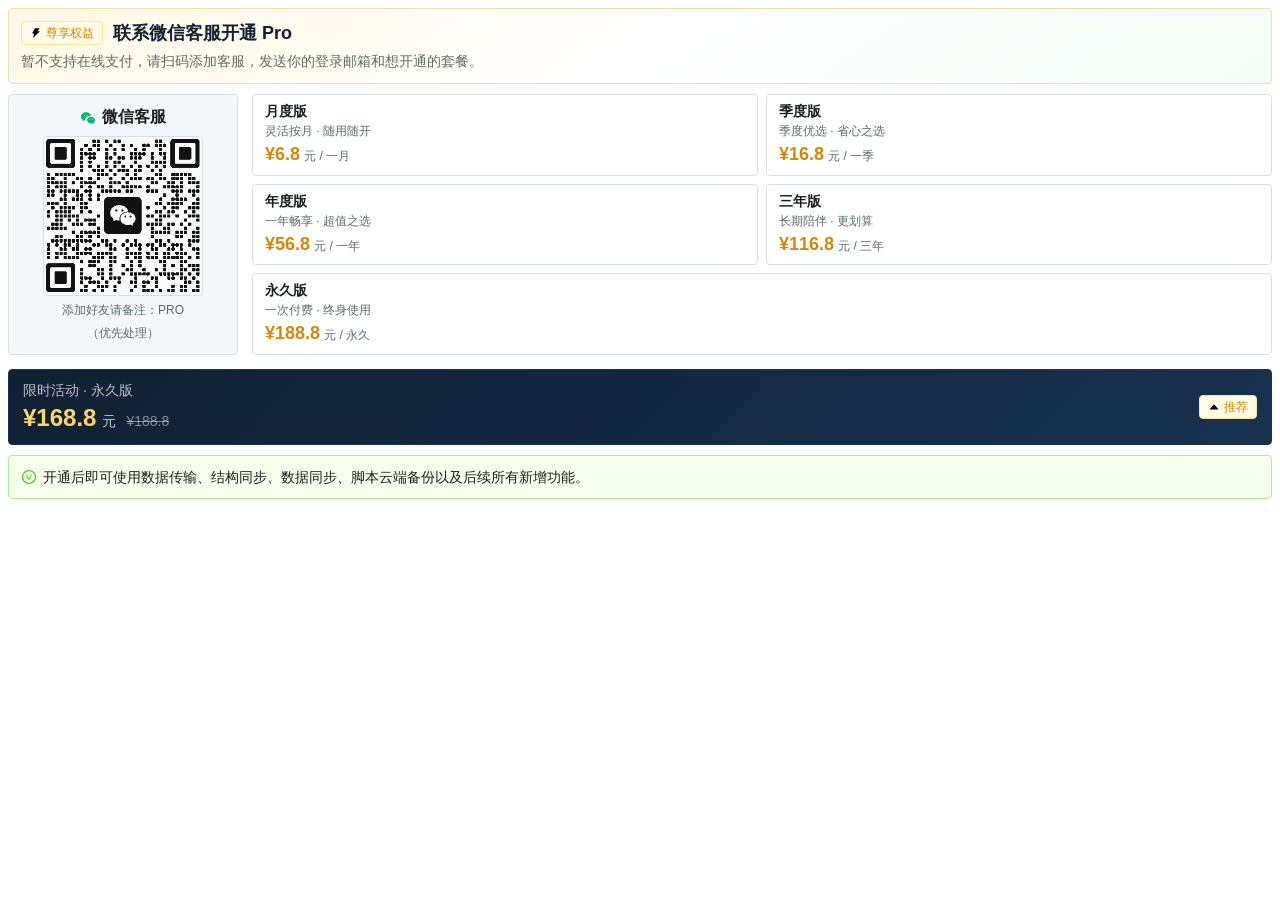
<file: price.html>
<!doctype html>
<html lang="zh-CN">
  <head>
    <meta charset="UTF-8" />
    <meta name="viewport" content="width=device-width, initial-scale=1.0" />
    <title>SooBoo MySQL Client — 开通 Pro</title>
    <meta
      name="description"
      content="联系微信客服开通 SooBoo MySQL Client Pro，解锁数据传输、结构同步、数据同步与查询脚本云端备份能力。"
    />
    <style>
      :root {
        --primary: #00b96b;
        --navy: #102033;
        --navy-light: #17324f;
        --gold: #d89b22;
        --gold-light: #ffd666;
        --amber-text: #d48806;
        --text: #1a1f1c;
        --text-secondary: #5c6b62;
        --text-faint: #8a968f;
        --border: #d8e0e7;
        --bg-soft: #f4f8fb;
        --font: "Noto Sans SC", "PingFang SC", "Microsoft YaHei", sans-serif;
      }

      * {
        box-sizing: border-box;
        margin: 0;
        padding: 0;
      }

      html,
      body {
        font-family: var(--font);
        color: var(--text);
        background: #fff;
        -webkit-font-smoothing: antialiased;
        -moz-osx-font-smoothing: grayscale;
      }

      .page {
        padding: 8px;
      }

      /* 顶部横幅 */
      .banner {
        border-radius: 4px;
        padding: 12px;
        background: linear-gradient(
          145deg,
          #fff8e5 0%,
          #ffffff 50%,
          #f2fbf6 100%
        );
        border: 1px solid #f1dfaa;
      }
      .banner-head {
        display: flex;
        align-items: center;
        gap: 10px;
      }
      .banner-tag {
        display: inline-flex;
        align-items: center;
        gap: 4px;
        padding: 1px 8px;
        border-radius: 4px;
        font-size: 12px;
        line-height: 20px;
        color: #d48806;
        background: #fffbe6;
        border: 1px solid #ffe58f;
        white-space: nowrap;
      }
      .banner-title {
        font-size: 18px;
        font-weight: 600;
        color: var(--navy);
      }
      .banner-desc {
        margin-top: 8px;
        font-size: 14px;
        color: var(--text-secondary);
      }

      /* 主体两栏 */
      .main {
        display: grid;
        grid-template-columns: 230px 1fr;
        gap: 14px;
        margin-top: 10px;
      }

      /* 左侧二维码卡片 */
      .qr-card {
        border-radius: 4px;
        padding: 12px;
        background: var(--bg-soft);
        border: 1px solid var(--border);
        text-align: center;
        align-self: start;
      }
      .qr-head {
        display: flex;
        align-items: center;
        justify-content: center;
        gap: 6px;
        margin-bottom: 8px;
        font-weight: 600;
      }
      .qr-head svg {
        width: 16px;
        height: 16px;
        fill: var(--primary);
      }
      .qr-img {
        display: block;
        width: 160px;
        height: 160px;
        margin: 0 auto;
        border-radius: 4px;
        background: #fff;
        border: 1px solid var(--border);
      }
      .qr-tip {
        display: block;
        margin-top: 6px;
        font-size: 12px;
        color: var(--text-secondary);
      }

      /* 底部限时活动通栏（横跨两列） */
      .summer-card {
        grid-column: 1 / -1;
        border-radius: 4px;
        padding: 12px 14px;
        background: linear-gradient(
          135deg,
          var(--navy) 0%,
          var(--navy-light) 100%
        );
        color: #fff;
        border: 1px solid var(--navy-light);
        display: flex;
        align-items: center;
        justify-content: space-between;
        gap: 12px;
      }
      .summer-name {
        font-size: 14px;
        color: rgba(255, 255, 255, 0.72);
      }
      .summer-price-row {
        display: flex;
        align-items: baseline;
        gap: 6px;
        margin-top: 4px;
      }
      .summer-price {
        color: var(--gold-light);
        font-size: 24px;
        font-weight: 700;
      }
      .summer-unit {
        font-size: 14px;
        color: rgba(255, 255, 255, 0.78);
      }
      .summer-origin {
        margin-left: 4px;
        font-size: 14px;
        color: rgba(255, 255, 255, 0.48);
        text-decoration: line-through;
      }
      .recommend-tag {
        display: inline-flex;
        align-items: center;
        gap: 4px;
        padding: 1px 8px;
        border-radius: 4px;
        font-size: 12px;
        line-height: 20px;
        color: #d48806;
        background: #fffbe6;
        border: 1px solid #ffe58f;
        white-space: nowrap;
      }
      .plan-grid {
        display: grid;
        grid-template-columns: 1fr 1fr;
        gap: 8px;
      }
      .plan-card-wide {
        grid-column: 1 / -1;
      }
      .plan-card {
        padding: 8px 12px;
        border-radius: 4px;
        background: #fff;
        border: 1px solid var(--border);
      }
      .plan-name {
        font-size: 14px;
        font-weight: 600;
      }
      .plan-desc {
        margin-top: 2px;
        font-size: 12px;
        color: var(--text-secondary);
      }
      .plan-price-row {
        display: flex;
        align-items: baseline;
        gap: 4px;
        margin-top: 4px;
      }
      .plan-price {
        color: var(--amber-text);
        font-size: 18px;
        font-weight: 700;
      }
      .plan-unit {
        font-size: 12px;
        color: var(--text-secondary);
      }

      /* 底部权益提示 */
      .benefit {
        display: flex;
        align-items: flex-start;
        gap: 6px;
        margin-top: 10px;
        padding: 10px 12px;
        border-radius: 4px;
        background: #f6ffed;
        border: 1px solid #b7eb8f;
        font-size: 14px;
        line-height: 1.6;
      }
      .benefit svg {
        flex: none;
        width: 16px;
        height: 16px;
        margin-top: 3px;
        fill: #52c41a;
      }

      @media (max-width: 560px) {
        .main {
          grid-template-columns: 1fr;
        }
        .qr-card {
          justify-self: center;
          min-width: 230px;
        }
      }
    </style>
  </head>
  <body>
    <div class="page">
      <div class="banner">
        <div class="banner-head">
          <span class="banner-tag">
            <svg
              viewBox="0 0 1024 1024"
              width="12"
              height="12"
              aria-hidden="true"
            >
              <path
                d="M848 359.3H627.7L825.8 109c4.1-5.3 0.4-13-6.3-13H436c-2.8 0-5.5 1.5-6.9 4L170 547.5c-3.1 5.3 0.7 12 6.9 12h174.4L262 917.1c-1.9 7.8 7.5 13.3 13.3 7.7L853.5 373c5.2-4.9 1.7-13.7-5.5-13.7z"
              />
            </svg>
            尊享权益
          </span>
          <span class="banner-title">联系微信客服开通 Pro</span>
        </div>
        <div class="banner-desc">
          暂不支持在线支付，请扫码添加客服，发送你的登录邮箱和想开通的套餐。
        </div>
      </div>

      <div class="main">
        <div class="qr-card">
            <div class="qr-head">
              <svg viewBox="0 0 1024 1024" aria-hidden="true">
              <path
                d="M690.1 377.4c5.9 0 11.8 0.2 17.6 0.5-24.4-128.7-158.3-227.1-319.9-227.1C209 150.8 64 271.4 64 420.2c0 81.1 43.6 154.2 111.9 203.6l-28.5 88.2 101.3-53.3c29.5 8 55.6 12.9 86.3 12.9 4.5 0 9-0.1 13.4-0.3-7.4-24.6-11.4-50.4-11.4-77.2 0-119.8 150.1-216.7 353.1-216.7zM453.6 314.4c17.3 0 28.8 11.5 28.8 28.8 0 17.3-11.5 28.8-28.8 28.8-14.5 0-28.8-11.5-28.8-28.8 0-17.3 14.3-28.8 28.8-28.8z m-180.9 57.6c-17.3 0-28.8-11.5-28.8-28.8 0-17.3 11.5-28.8 28.8-28.8 14.5 0 28.8 11.5 28.8 28.8 0 17.3-14.3 28.8-28.8 28.8z m687.3 281.7c0-118.3-118.3-214.6-251.1-214.6-140.4 0-251.1 96.3-251.1 214.6S569.5 868.3 708.9 868.3c32.8 0 66-16.5 98.4-24.7l90 48.9-24.7-81.9c43.6-41.2 76.5-91.6 76.5-156.9z m-332.9-37c-17.3 0-28.8-11.5-28.8-28.8 0-17.3 11.5-28.8 28.8-28.8 14.5 0 28.8 11.5 28.8 28.8 0 17.3-14.3 28.8-28.8 28.8z m180.9 0c-14.5 0-28.8-11.5-28.8-28.8 0-17.3 14.3-28.8 28.8-28.8 17.3 0 28.8 11.5 28.8 28.8 0 17.3-11.5 28.8-28.8 28.8z"
              />
              </svg>
              微信客服
            </div>
            <img class="qr-img" src="assets/wechat-qr.png" alt="微信客服二维码" />
            <span class="qr-tip">添加好友请备注：PRO</span>
            <span class="qr-tip">（优先处理）</span>
        </div>

        <div class="plan-grid">
            <div class="plan-card">
              <div class="plan-name">月度版</div>
              <div class="plan-desc">灵活按月 · 随用随开</div>
              <div class="plan-price-row">
                <span class="plan-price">¥6.8</span
                ><span class="plan-unit">元 / 一月</span>
              </div>
            </div>
            <div class="plan-card">
              <div class="plan-name">季度版</div>
              <div class="plan-desc">季度优选 · 省心之选</div>
              <div class="plan-price-row">
                <span class="plan-price">¥16.8</span
                ><span class="plan-unit">元 / 一季</span>
              </div>
            </div>
            <div class="plan-card">
              <div class="plan-name">年度版</div>
              <div class="plan-desc">一年畅享 · 超值之选</div>
              <div class="plan-price-row">
                <span class="plan-price">¥56.8</span
                ><span class="plan-unit">元 / 一年</span>
              </div>
            </div>
            <div class="plan-card">
              <div class="plan-name">三年版</div>
              <div class="plan-desc">长期陪伴 · 更划算</div>
              <div class="plan-price-row">
                <span class="plan-price">¥116.8</span
                ><span class="plan-unit">元 / 三年</span>
              </div>
            </div>
            <div class="plan-card plan-card-wide">
              <div class="plan-name">永久版</div>
              <div class="plan-desc">一次付费 · 终身使用</div>
              <div class="plan-price-row">
                <span class="plan-price">¥188.8</span
                ><span class="plan-unit">元 / 永久</span>
              </div>
            </div>
        </div>

        <div class="summer-card">
          <div>
            <div class="summer-name">限时活动 · 永久版</div>
            <div class="summer-price-row">
              <span class="summer-price">¥168.8</span>
              <span class="summer-unit">元</span>
              <span class="summer-origin">¥188.8</span>
            </div>
          </div>
          <span class="recommend-tag">
            <svg
              viewBox="0 0 1024 1024"
              width="12"
              height="12"
              aria-hidden="true"
            >
              <path
                d="M858.9 689L530.5 308.2c-9.4-10.9-27.5-10.9-37 0L165.1 689c-12.2 14.2-1.2 35 18.5 35h656.8c19.7 0 30.7-20.8 18.5-35z"
              />
            </svg>
            推荐
          </span>
        </div>
      </div>

      <div class="benefit">
        <svg viewBox="0 0 1024 1024" aria-hidden="true">
          <path
            d="M699 353h-46.9c-10.2 0-19.9 4.9-25.9 13.2L512 630.1 397.8 366.2c-6-8.3-15.7-13.2-25.9-13.2H325c-6.5 0-10.3 7.4-6.5 12.7l124.3 173.8H375c-4.4 0-8 3.6-8 8v27.2c0 4.4 3.6 8 8 8h103.9v29.7H375c-4.4 0-8 3.6-8 8v27.2c0 4.4 3.6 8 8 8h103.9V704c0 4.4 3.6 8 8 8h41.4c4.4 0 8-3.6 8-8v-50.5H649c4.4 0 8-3.6 8-8v-27.2c0-4.4-3.6-8-8-8H536.3v-29.7H649c4.4 0 8-3.6 8-8v-27.2c0-4.4-3.6-8-8-8h-67.9l124.4-173.8c3.8-5.3 0-12.7-6.5-12.7z"
          />
          <path
            d="M512 64C264.6 64 64 264.6 64 512s200.6 448 448 448 448-200.6 448-448S759.4 64 512 64z m0 820c-205.4 0-372-166.6-372-372s166.6-372 372-372 372 166.6 372 372-166.6 372-372 372z"
          />
        </svg>
        <span
          >开通后即可使用数据传输、结构同步、数据同步、脚本云端备份以及后续所有新增功能。</span
        >
      </div>
    </div>
  </body>
</html>
</file>
<file: styles.css>
:root {
  --color-bg: #f8faf9;
  --color-surface: #ffffff;
  --color-surface-elevated: #ffffff;
  --color-primary: #00b96b;
  --color-primary-dark: #008c4f;
  --color-primary-light: #e6f7ef;
  --color-dark: #0f1c17;
  --color-text: #1a1f1c;
  --color-text-muted: #5c6b62;
  --color-border: #e0ebe4;
  --color-border-strong: #c8ddd1;
  --color-amber: #f59e0b;
  --color-cyan: #06b6d4;
  --color-purple: #8b5cf6;
  --color-rose: #f43f5e;
  --color-slate: #64748b;
  --color-orange: #f97316;
  --color-indigo: #6366f1;
  --color-blue: #3b82f6;
  --color-pink: #ec4899;
  --color-teal: #14b8a6;
  --color-lime: #84cc16;
  --color-code-bg: #0f1c17;
  --color-code-text: #e8f5ee;

  --font-display: "Noto Sans SC", "PingFang SC", "Microsoft YaHei", sans-serif;
  --font-body: "Noto Sans SC", "PingFang SC", "Microsoft YaHei", sans-serif;
  --font-mono: "JetBrains Mono", "Fira Code", "SF Mono", Consolas, monospace;

  --radius-sm: 6px;
  --radius-md: 12px;
  --radius-lg: 18px;
  --radius-xl: 24px;

  --shadow-sm: 0 1px 2px rgba(15, 28, 23, 0.04);
  --shadow-md: 0 4px 12px rgba(15, 28, 23, 0.08);
  --shadow-lg: 0 12px 40px rgba(15, 28, 23, 0.12);
  --shadow-glow: 0 0 40px rgba(0, 185, 107, 0.15);

  --transition-fast: 150ms ease;
  --transition-base: 250ms cubic-bezier(0.4, 0, 0.2, 1);
}

* {
  box-sizing: border-box;
}

html {
  scroll-behavior: smooth;
}

@media (prefers-reduced-motion: reduce) {
  html {
    scroll-behavior: auto;
  }
  *,
  *::before,
  *::after {
    animation-duration: 0.01ms !important;
    animation-iteration-count: 1 !important;
    transition-duration: 0.01ms !important;
  }
}

body {
  margin: 0;
  font-family: var(--font-body);
  font-size: 16px;
  line-height: 1.7;
  color: var(--color-text);
  background-color: var(--color-bg);
  -webkit-font-smoothing: antialiased;
  -moz-osx-font-smoothing: grayscale;
}

img {
  max-width: 100%;
  height: auto;
}

a {
  color: var(--color-primary-dark);
  text-decoration: none;
}

a:focus-visible,
button:focus-visible,
summary:focus-visible {
  outline: 2px solid var(--color-primary);
  outline-offset: 2px;
}

.skip-link {
  position: absolute;
  top: -40px;
  left: 0;
  background: var(--color-dark);
  color: var(--color-surface);
  padding: 8px 16px;
  z-index: 10000;
  border-radius: 0 0 var(--radius-md) 0;
  font-weight: 500;
}

.skip-link:focus {
  top: 0;
}

.container {
  width: 100%;
  max-width: 1200px;
  margin: 0 auto;
  padding: 0 24px;
}

/* Buttons */
.btn {
  display: inline-flex;
  align-items: center;
  justify-content: center;
  gap: 8px;
  padding: 10px 18px;
  border-radius: var(--radius-sm);
  font-family: var(--font-body);
  font-size: 15px;
  font-weight: 500;
  line-height: 1.4;
  border: 1.5px solid transparent;
  cursor: pointer;
  transition: all var(--transition-base);
  text-decoration: none;
}

.btn svg {
  flex-shrink: 0;
}

.btn-primary {
  background: var(--color-primary);
  color: #fff;
  border-color: var(--color-primary);
  box-shadow: 0 2px 8px rgba(0, 185, 107, 0.25);
}

.btn-primary:hover {
  background: var(--color-primary-dark);
  border-color: var(--color-primary-dark);
  transform: translateY(-1px);
  box-shadow: 0 4px 14px rgba(0, 185, 107, 0.35);
}

.btn-secondary {
  background: var(--color-surface);
  color: var(--color-text);
  border-color: var(--color-border-strong);
}

.btn-secondary:hover {
  border-color: var(--color-primary);
  color: var(--color-primary-dark);
  transform: translateY(-1px);
}

.btn-ghost {
  background: transparent;
  color: var(--color-text);
  border-color: transparent;
}

.btn-ghost:hover {
  color: var(--color-primary-dark);
  background: var(--color-primary-light);
}

.btn-lg {
  padding: 14px 26px;
  font-size: 16px;
  border-radius: var(--radius-md);
}

/* Header */
.site-header {
  position: sticky;
  top: 0;
  z-index: 1000;
  background: rgba(248, 250, 249, 0.82);
  backdrop-filter: blur(12px);
  border-bottom: 1px solid rgba(224, 235, 228, 0.6);
}

.header-inner {
  display: flex;
  align-items: center;
  justify-content: space-between;
  height: 68px;
}

.brand {
  display: flex;
  align-items: center;
  gap: 10px;
  color: var(--color-text);
  font-weight: 900;
  font-size: 20px;
  letter-spacing: -0.02em;
}

.brand-logo {
  border-radius: var(--radius-sm);
}

.main-nav {
  display: flex;
  align-items: center;
  gap: 32px;
}

.main-nav a {
  color: var(--color-text-muted);
  font-weight: 500;
  font-size: 15px;
  position: relative;
  transition: color var(--transition-fast);
}

.main-nav a:hover {
  color: var(--color-text);
}

.main-nav a::after {
  content: "";
  position: absolute;
  bottom: -4px;
  left: 0;
  width: 0;
  height: 2px;
  background: var(--color-primary);
  transition: width var(--transition-base);
}

.main-nav a:hover::after {
  width: 100%;
}

.header-actions {
  display: flex;
  align-items: center;
  gap: 12px;
}

.menu-toggle {
  display: none;
  background: transparent;
  border: none;
  color: var(--color-text);
  cursor: pointer;
  padding: 6px;
}

.mobile-menu {
  position: absolute;
  top: 68px;
  left: 0;
  right: 0;
  background: var(--color-surface);
  border-bottom: 1px solid var(--color-border);
  padding: 16px 24px;
  box-shadow: var(--shadow-lg);
}

.mobile-menu nav {
  display: flex;
  flex-direction: column;
  gap: 12px;
}

.mobile-menu a {
  color: var(--color-text);
  font-weight: 500;
  padding: 10px 0;
}

/* Hero */
.hero {
  position: relative;
  padding: 100px 0 120px;
  overflow: hidden;
}

.hero-grid {
  position: absolute;
  inset: 0;
  pointer-events: none;
  background-image:
    linear-gradient(rgba(0, 185, 107, 0.04) 1px, transparent 1px),
    linear-gradient(90deg, rgba(0, 185, 107, 0.04) 1px, transparent 1px);
  background-size: 40px 40px;
  mask-image: radial-gradient(ellipse at 70% 30%, black 0%, transparent 60%);
  -webkit-mask-image: radial-gradient(ellipse at 70% 30%, black 0%, transparent 60%);
}

.hero-inner {
  position: relative;
  display: grid;
  grid-template-columns: 1fr 1fr;
  gap: 64px;
  align-items: center;
}

.eyebrow {
  display: inline-flex;
  align-items: center;
  gap: 8px;
  font-size: 13px;
  font-weight: 700;
  letter-spacing: 0.08em;
  text-transform: uppercase;
  color: var(--color-primary-dark);
  background: var(--color-primary-light);
  padding: 6px 12px;
  border-radius: 999px;
  margin-bottom: 24px;
  width: fit-content;
}

.eyebrow-dot {
  width: 8px;
  height: 8px;
  background: var(--color-primary);
  border-radius: 50%;
  animation: pulse-dot 2s infinite;
}

@keyframes pulse-dot {
  0%, 100% { opacity: 1; transform: scale(1); }
  50% { opacity: 0.6; transform: scale(0.85); }
}

.hero-title {
  font-family: var(--font-display);
  font-size: clamp(40px, 6vw, 68px);
  font-weight: 900;
  line-height: 1.1;
  letter-spacing: -0.03em;
  margin: 0 0 24px;
}

.text-gradient {
  background: linear-gradient(135deg, var(--color-primary) 0%, var(--color-primary-dark) 100%);
  -webkit-background-clip: text;
  -webkit-text-fill-color: transparent;
  background-clip: text;
}

.hero-lead {
  font-size: 18px;
  color: var(--color-text-muted);
  max-width: 520px;
  margin: 0 0 32px;
}

.hero-cta {
  display: flex;
  gap: 16px;
  margin-bottom: 48px;
}

.hero-stats {
  display: flex;
  gap: 40px;
}

.stat {
  display: flex;
  flex-direction: column;
  gap: 4px;
}

.stat-value {
  font-family: var(--font-mono);
  font-size: 18px;
  font-weight: 700;
  color: var(--color-dark);
}

.stat-label {
  font-size: 13px;
  color: var(--color-text-muted);
}

/* Hero demo */
.hero-demo {
  perspective: 1200px;
}

.editor-window {
  background: var(--color-code-bg);
  border-radius: var(--radius-lg);
  box-shadow: var(--shadow-lg), var(--shadow-glow);
  overflow: hidden;
  transform: rotateY(-4deg) rotateX(2deg);
  transition: transform var(--transition-base);
  border: 1px solid rgba(255, 255, 255, 0.08);
}

.editor-window:hover {
  transform: rotateY(0deg) rotateX(0deg);
}

.editor-titlebar {
  display: flex;
  align-items: center;
  justify-content: center;
  padding: 14px 18px;
  background: rgba(255, 255, 255, 0.03);
  border-bottom: 1px solid rgba(255, 255, 255, 0.06);
  position: relative;
}

.window-controls {
  position: absolute;
  left: 18px;
  display: flex;
  gap: 8px;
}

.window-dot {
  width: 12px;
  height: 12px;
  border-radius: 50%;
  background: var(--color-slate);
}

.window-dot:nth-child(1) { background: #ff5f57; }
.window-dot:nth-child(2) { background: #febc2e; }
.window-dot:nth-child(3) { background: #28c840; }

.editor-filename {
  font-family: var(--font-mono);
  font-size: 13px;
  color: rgba(232, 245, 238, 0.6);
}

.editor-body {
  display: grid;
  grid-template-columns: 48px 1fr;
}

.editor-sidebar {
  display: flex;
  flex-direction: column;
  align-items: flex-end;
  padding: 18px 14px;
  gap: 6px;
  font-family: var(--font-mono);
  font-size: 13px;
  color: rgba(232, 245, 238, 0.35);
  background: rgba(0, 0, 0, 0.15);
  border-right: 1px solid rgba(255, 255, 255, 0.04);
}

.editor-content {
  padding: 18px 20px;
  font-family: var(--font-mono);
  font-size: 14px;
  line-height: 1.75;
  color: var(--color-code-text);
  overflow-x: auto;
}

.editor-content pre {
  margin: 0;
  white-space: pre-wrap;
}

.sql-keyword { color: #4ade80; }
.sql-table { color: #fbbf24; }
.sql-column { color: #93c5fd; }
.sql-string { color: #fca5a5; }
.sql-number { color: #f472b6; }
.sql-operator { color: #a5b4fc; }
.sql-type { color: #67e8f9; }
.sql-comment { color: #6b7280; }

.cursor {
  display: inline-block;
  color: var(--color-primary);
  animation: blink 1s step-end infinite;
  font-weight: 400;
}

@keyframes blink {
  0%, 100% { opacity: 1; }
  50% { opacity: 0; }
}

.result-panel {
  background: rgba(0, 0, 0, 0.2);
  border-top: 1px solid rgba(255, 255, 255, 0.06);
  padding: 16px 20px;
}

.result-header {
  display: flex;
  align-items: center;
  justify-content: space-between;
  margin-bottom: 12px;
}

.result-badge {
  font-size: 12px;
  font-weight: 700;
  color: var(--color-primary);
  background: rgba(0, 185, 107, 0.12);
  padding: 4px 10px;
  border-radius: 999px;
}

.result-meta {
  font-family: var(--font-mono);
  font-size: 12px;
  color: rgba(232, 245, 238, 0.5);
}

.result-table-wrap {
  overflow-x: auto;
  border-radius: var(--radius-sm);
  border: 1px solid rgba(255, 255, 255, 0.06);
}

.result-table {
  width: 100%;
  border-collapse: collapse;
  font-family: var(--font-mono);
  font-size: 12px;
}

.result-table th,
.result-table td {
  padding: 8px 12px;
  text-align: left;
  border-bottom: 1px solid rgba(255, 255, 255, 0.05);
  white-space: nowrap;
}

.result-table th {
  color: rgba(232, 245, 238, 0.55);
  font-weight: 500;
  background: rgba(255, 255, 255, 0.03);
}

.result-table td {
  color: rgba(232, 245, 238, 0.85);
}

.result-table tbody tr:last-child td {
  border-bottom: none;
}

.status-pill {
  display: inline-block;
  padding: 2px 8px;
  border-radius: 999px;
  font-size: 11px;
  font-weight: 600;
}

.status-pill.active {
  background: rgba(0, 185, 107, 0.15);
  color: #4ade80;
}

/* Sections */
.section {
  padding: 96px 0;
}

.section-header {
  max-width: 640px;
  margin: 0 auto 64px;
  text-align: center;
}

.section-eyebrow {
  display: inline-block;
  font-family: var(--font-mono);
  font-size: 13px;
  font-weight: 600;
  color: var(--color-primary-dark);
  background: var(--color-primary-light);
  padding: 6px 12px;
  border-radius: 999px;
  margin-bottom: 16px;
}

.section-title {
  font-family: var(--font-display);
  font-size: clamp(28px, 4vw, 40px);
  font-weight: 800;
  line-height: 1.2;
  letter-spacing: -0.02em;
  margin: 0 0 16px;
}

.section-desc {
  font-size: 17px;
  color: var(--color-text-muted);
  margin: 0;
}

/* Features */
.features-grid {
  display: grid;
  grid-template-columns: repeat(4, 1fr);
  gap: 24px;
}

.feature-card {
  background: var(--color-surface);
  border: 1px solid var(--color-border);
  border-radius: var(--radius-md);
  padding: 28px;
  transition: all var(--transition-base);
  position: relative;
  overflow: hidden;
}

.feature-card::before {
  content: "";
  position: absolute;
  top: 0;
  left: 0;
  right: 0;
  height: 3px;
  background: var(--card-accent, var(--color-primary));
  transform: scaleX(0);
  transform-origin: left;
  transition: transform var(--transition-base);
}

.feature-card:hover {
  transform: translateY(-4px);
  box-shadow: var(--shadow-lg);
  border-color: var(--color-border-strong);
}

.feature-card:hover::before {
  transform: scaleX(1);
}

.feature-card:nth-child(1) { --card-accent: var(--color-primary); }
.feature-card:nth-child(2) { --card-accent: var(--color-amber); }
.feature-card:nth-child(3) { --card-accent: var(--color-cyan); }
.feature-card:nth-child(4) { --card-accent: var(--color-purple); }
.feature-card:nth-child(5) { --card-accent: var(--color-rose); }
.feature-card:nth-child(6) { --card-accent: var(--color-slate); }
.feature-card:nth-child(7) { --card-accent: var(--color-orange); }
.feature-card:nth-child(8) { --card-accent: var(--color-indigo); }
.feature-card:nth-child(9) { --card-accent: var(--color-blue); }
.feature-card:nth-child(10) { --card-accent: var(--color-teal); }
.feature-card:nth-child(11) { --card-accent: var(--color-pink); }
.feature-card:nth-child(12) { --card-accent: var(--color-lime); }

.feature-icon {
  display: inline-flex;
  align-items: center;
  justify-content: center;
  width: 44px;
  height: 44px;
  border-radius: var(--radius-sm);
  margin-bottom: 18px;
  color: #fff;
}

.feature-icon-green { background: var(--color-primary); }
.feature-icon-amber { background: var(--color-amber); }
.feature-icon-cyan { background: var(--color-cyan); }
.feature-icon-purple { background: var(--color-purple); }
.feature-icon-rose { background: var(--color-rose); }
.feature-icon-slate { background: var(--color-slate); }
.feature-icon-orange { background: var(--color-orange); }
.feature-icon-indigo { background: var(--color-indigo); }
.feature-icon-blue { background: var(--color-blue); }
.feature-icon-pink { background: var(--color-pink); }
.feature-icon-teal { background: var(--color-teal); }
.feature-icon-lime { background: var(--color-lime); }

.feature-card h3 {
  font-size: 17px;
  font-weight: 700;
  margin: 0 0 10px;
}

.feature-card p {
  font-size: 14px;
  color: var(--color-text-muted);
  margin: 0;
  line-height: 1.65;
}

/* Showcase carousel */
.showcase {
  background: var(--color-surface);
  border-top: 1px solid var(--color-border);
}

.carousel {
  position: relative;
  max-width: 880px;
  margin: 0 auto;
}

.carousel-viewport {
  position: relative;
  overflow: hidden;
  background: var(--color-surface);
  border: 1px solid var(--color-border);
  border-radius: var(--radius-lg);
  box-shadow: var(--shadow-md);
}

.carousel-track {
  display: flex;
  transition: transform 0.5s cubic-bezier(0.4, 0, 0.2, 1);
}

.carousel-slide {
  min-width: 100%;
  margin: 0;
}

.carousel-shot {
  display: block;
  overflow: hidden;
}

.carousel-shot img {
  display: block;
  width: 100%;
  user-select: none;
  -webkit-user-drag: none;
}

.carousel-caption {
  display: flex;
  align-items: center;
  gap: 16px;
  padding: 16px 24px;
  border-top: 1px solid var(--color-border);
}

.carousel-caption h3 {
  display: flex;
  align-items: center;
  gap: 10px;
  flex-shrink: 0;
  font-size: 16px;
  font-weight: 700;
  margin: 0;
}

.showcase-index {
  font-family: var(--font-mono);
  font-size: 12px;
  font-weight: 700;
  color: var(--color-primary-dark);
  background: var(--color-primary-light);
  padding: 3px 8px;
  border-radius: 999px;
}

.carousel-caption p {
  font-size: 14px;
  color: var(--color-text-muted);
  margin: 0;
  line-height: 1.6;
}

.carousel-btn {
  position: absolute;
  top: 50%;
  transform: translateY(-50%);
  z-index: 2;
  display: inline-flex;
  align-items: center;
  justify-content: center;
  width: 40px;
  height: 40px;
  border-radius: 50%;
  border: 1px solid var(--color-border);
  background: rgba(255, 255, 255, 0.92);
  color: var(--color-text);
  cursor: pointer;
  box-shadow: var(--shadow-md);
  opacity: 0;
  transition: all var(--transition-base);
}

.carousel-viewport:hover .carousel-btn,
.carousel-btn:focus-visible {
  opacity: 1;
}

.carousel-btn:hover {
  background: var(--color-primary);
  border-color: var(--color-primary);
  color: #fff;
}

.carousel-prev { left: 16px; }
.carousel-next { right: 16px; }

.carousel-dots {
  display: flex;
  justify-content: center;
  gap: 8px;
  margin-top: 20px;
}

.carousel-dot {
  width: 8px;
  height: 8px;
  padding: 0;
  border: none;
  border-radius: 999px;
  background: var(--color-border-strong);
  cursor: pointer;
  transition: all var(--transition-base);
}

.carousel-dot:hover {
  background: var(--color-primary);
}

.carousel-dot.is-active {
  width: 24px;
  background: var(--color-primary);
}

/* Workflow */
.workflow {
  background: var(--color-surface);
  border-top: 1px solid var(--color-border);
  border-bottom: 1px solid var(--color-border);
}

.workflow-grid {
  display: flex;
  align-items: center;
  justify-content: center;
  gap: 24px;
}

.workflow-step {
  flex: 1;
  max-width: 320px;
  text-align: center;
  padding: 36px 28px;
  background: var(--color-bg);
  border: 1px solid var(--color-border);
  border-radius: var(--radius-lg);
  transition: all var(--transition-base);
}

.workflow-step:hover {
  box-shadow: var(--shadow-md);
  transform: translateY(-3px);
}

.step-number {
  font-family: var(--font-mono);
  font-size: 13px;
  font-weight: 700;
  color: var(--color-primary);
  background: var(--color-primary-light);
  width: 44px;
  height: 44px;
  display: inline-flex;
  align-items: center;
  justify-content: center;
  border-radius: 50%;
  margin-bottom: 18px;
}

.workflow-step h3 {
  font-size: 18px;
  font-weight: 700;
  margin: 0 0 10px;
}

.workflow-step p {
  font-size: 14px;
  color: var(--color-text-muted);
  margin: 0;
  line-height: 1.65;
}

.workflow-connector {
  color: var(--color-border-strong);
  flex-shrink: 0;
}

/* Power */
.power {
  background: var(--color-dark);
  color: var(--color-surface);
}

.power .section-eyebrow {
  background: rgba(0, 185, 107, 0.15);
  color: #4ade80;
}

.power .section-title {
  color: var(--color-surface);
}

.power-inner {
  display: grid;
  grid-template-columns: 1fr 1fr;
  gap: 64px;
  align-items: center;
}

.power-copy p {
  color: rgba(232, 245, 238, 0.75);
  font-size: 17px;
  margin-bottom: 28px;
}

.checklist {
  list-style: none;
  padding: 0;
  margin: 0;
  display: flex;
  flex-direction: column;
  gap: 14px;
}

.checklist li {
  display: flex;
  align-items: flex-start;
  gap: 12px;
  color: rgba(232, 245, 238, 0.85);
  font-size: 15px;
}

.checklist li::before {
  content: "";
  width: 20px;
  height: 20px;
  flex-shrink: 0;
  margin-top: 2px;
  background: var(--color-primary);
  border-radius: 50%;
  background-image: url("data:image/svg+xml,%3Csvg xmlns='http://www.w3.org/2000/svg' width='12' height='12' viewBox='0 0 24 24' fill='none' stroke='%23fff' stroke-width='3' stroke-linecap='round' stroke-linejoin='round'%3E%3Cpolyline points='20 6 9 17 4 12'%3E%3C/polyline%3E%3C/svg%3E");
  background-repeat: no-repeat;
  background-position: center;
}

.code-block {
  background: rgba(0, 0, 0, 0.35);
  border: 1px solid rgba(255, 255, 255, 0.08);
  border-radius: var(--radius-lg);
  overflow: hidden;
}

.code-header {
  display: flex;
  align-items: center;
  gap: 8px;
  padding: 12px 16px;
  background: rgba(255, 255, 255, 0.04);
  border-bottom: 1px solid rgba(255, 255, 255, 0.06);
}

.code-dot {
  width: 10px;
  height: 10px;
  border-radius: 50%;
  background: var(--color-slate);
}

.code-dot:nth-child(1) { background: #ff5f57; }
.code-dot:nth-child(2) { background: #febc2e; }
.code-dot:nth-child(3) { background: #28c840; }

.code-lang {
  margin-left: auto;
  font-family: var(--font-mono);
  font-size: 12px;
  color: rgba(232, 245, 238, 0.5);
}

.code-block pre {
  margin: 0;
  padding: 20px;
  font-family: var(--font-mono);
  font-size: 14px;
  line-height: 1.75;
  color: var(--color-code-text);
  overflow-x: auto;
}

/* Download */
.download {
  background: var(--color-surface);
  border-top: 1px solid var(--color-border);
}

.download-grid {
  display: grid;
  grid-template-columns: repeat(3, 1fr);
  gap: 24px;
  margin-bottom: 32px;
}

.download-card {
  display: flex;
  flex-direction: column;
  align-items: flex-start;
  padding: 32px;
  background: var(--color-bg);
  border: 1px solid var(--color-border);
  border-radius: var(--radius-lg);
  color: var(--color-text);
  transition: all var(--transition-base);
}

.download-card:hover {
  border-color: var(--color-primary);
  box-shadow: var(--shadow-lg);
  transform: translateY(-4px);
}

.download-card[data-os="win"]:hover { border-color: #0078d4; }
.download-card[data-os="mac"]:hover { border-color: #555; }
.download-card[data-os="linux"]:hover { border-color: #e95420; }

.download-card-soon {
  cursor: not-allowed;
  opacity: 0.72;
}

.download-card-soon:hover {
  border-color: var(--color-border);
  box-shadow: none;
  transform: none;
}

.download-tag-soon {
  color: var(--color-text-muted);
  background: var(--color-border);
}

.download-icon {
  margin-bottom: 20px;
  color: var(--color-text);
}

.download-card h3 {
  font-size: 20px;
  font-weight: 700;
  margin: 0 0 8px;
}

.download-card p {
  font-size: 14px;
  color: var(--color-text-muted);
  margin: 0 0 20px;
  line-height: 1.6;
}

.download-tag {
  margin-top: auto;
  font-family: var(--font-mono);
  font-size: 12px;
  font-weight: 600;
  color: var(--color-primary-dark);
  background: var(--color-primary-light);
  padding: 6px 12px;
  border-radius: 999px;
}

.download-note {
  text-align: center;
  font-size: 14px;
  color: var(--color-text-muted);
}

.download-note code {
  font-family: var(--font-mono);
  background: var(--color-bg);
  padding: 2px 6px;
  border-radius: var(--radius-sm);
  border: 1px solid var(--color-border);
}

/* FAQ */
.faq-inner {
  display: grid;
  grid-template-columns: 1fr 2fr;
  gap: 64px;
  align-items: start;
}

.faq-header {
  position: sticky;
  top: 100px;
}

.faq-list {
  display: flex;
  flex-direction: column;
  gap: 12px;
}

.faq-item {
  background: var(--color-surface);
  border: 1px solid var(--color-border);
  border-radius: var(--radius-md);
  overflow: hidden;
  transition: border-color var(--transition-base);
}

.faq-item[open] {
  border-color: var(--color-border-strong);
}

.faq-item summary {
  display: flex;
  align-items: center;
  justify-content: space-between;
  padding: 20px 24px;
  font-size: 16px;
  font-weight: 600;
  cursor: pointer;
  list-style: none;
  color: var(--color-text);
}

.faq-item summary::-webkit-details-marker {
  display: none;
}

.faq-item summary::after {
  content: "+";
  font-family: var(--font-mono);
  font-size: 20px;
  color: var(--color-primary);
  transition: transform var(--transition-base);
}

.faq-item[open] summary::after {
  transform: rotate(45deg);
}

.faq-item p {
  padding: 0 24px 20px;
  margin: 0;
  color: var(--color-text-muted);
  font-size: 15px;
  line-height: 1.7;
}

.faq-item code {
  font-family: var(--font-mono);
  font-size: 13px;
  background: var(--color-bg);
  padding: 2px 6px;
  border-radius: var(--radius-sm);
  border: 1px solid var(--color-border);
}

/* Footer */
.site-footer {
  background: var(--color-dark);
  color: rgba(232, 245, 238, 0.7);
  padding: 48px 0;
  border-top: 1px solid rgba(255, 255, 255, 0.06);
}

.footer-inner {
  display: flex;
  align-items: center;
  justify-content: space-between;
  gap: 24px;
  flex-wrap: wrap;
}

.footer-brand {
  display: flex;
  align-items: center;
  gap: 10px;
  font-weight: 700;
  color: var(--color-surface);
}

.footer-copy {
  margin: 0;
  font-size: 14px;
}

.footer-links {
  display: flex;
  gap: 24px;
}

.footer-links a {
  color: rgba(232, 245, 238, 0.7);
  font-size: 14px;
  transition: color var(--transition-fast);
}

.footer-links a:hover {
  color: var(--color-primary);
}

/* Scroll reveal */
.reveal {
  opacity: 0;
  transform: translateY(24px);
  transition: opacity 0.6s cubic-bezier(0.4, 0, 0.2, 1), transform 0.6s cubic-bezier(0.4, 0, 0.2, 1);
}

.reveal.is-visible {
  opacity: 1;
  transform: translateY(0);
}

/* Responsive */
@media (max-width: 1024px) {
  .hero-inner {
    grid-template-columns: 1fr;
    gap: 48px;
  }

  .hero-demo {
    order: -1;
    max-width: 680px;
    margin: 0 auto;
  }

  .editor-window {
    transform: none;
  }

  .features-grid {
    grid-template-columns: repeat(2, 1fr);
  }

  .power-inner,
  .faq-inner {
    grid-template-columns: 1fr;
  }

  .faq-header {
    position: static;
  }

  .workflow-grid {
    flex-direction: column;
  }

  .workflow-connector {
    transform: rotate(90deg);
  }

  .download-grid {
    grid-template-columns: 1fr;
  }
}

@media (max-width: 768px) {
  .main-nav,
  .header-actions {
    display: none;
  }

  .menu-toggle {
    display: block;
  }

  .hero {
    padding: 64px 0 80px;
  }

  .hero-cta {
    flex-direction: column;
  }

  .hero-stats {
    flex-direction: column;
    gap: 16px;
  }

  .features-grid {
    grid-template-columns: 1fr;
  }

  .carousel-caption {
    flex-direction: column;
    align-items: flex-start;
    gap: 8px;
    padding: 14px 18px;
  }

  .carousel-btn {
    width: 34px;
    height: 34px;
    opacity: 1;
    background: rgba(255, 255, 255, 0.75);
  }

  .carousel-prev { left: 8px; }
  .carousel-next { right: 8px; }

  .footer-inner {
    flex-direction: column;
    text-align: center;
  }
}
</file>
